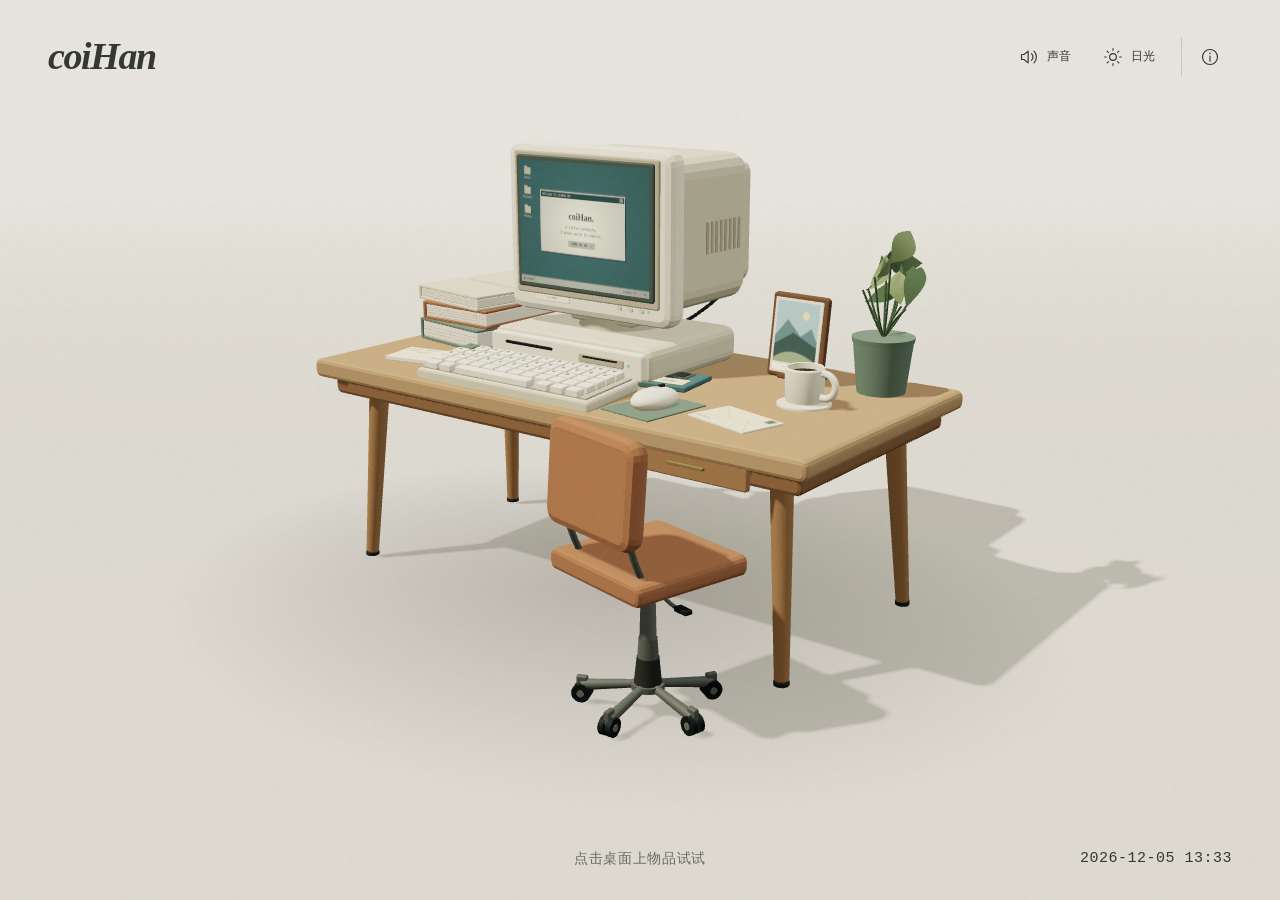
<file: index.html>
<!doctype html>
<html lang="zh-CN">
<head>
  <meta charset="utf-8">
  <meta name="viewport" content="width=device-width,initial-scale=1,viewport-fit=cover">
  <meta name="theme-color" content="#e8e6e0">
  <meta name="description" content="韩广路 / coiHan 的个人工作台。走近一张书桌，打开电脑，看看项目、生活与正在探索的想法。">
  <meta property="og:title" content="coiHan — 私人工作台">
  <meta property="og:description" content="欢迎坐一会儿。这是我的个人工作台。">
  <title>coiHan — 私人工作台</title>
  <link rel="icon" href="./assets/favicon.svg" type="image/svg+xml">
  <link rel="canonical" href="https://coihan.github.io/">
  <link rel="stylesheet" href="./assets/room.css?v=room-5">
  <link rel="stylesheet" href="./assets/desktop.css?v=room-10">
  <link rel="modulepreload" href="./assets/vendor/three.module.js" crossorigin>
  <script type="module" src="./assets/app.js?v=room-10"></script>
</head>
<body class="has-sound">
  <a class="skip-link" href="#room-canvas">跳到书桌</a>
  <div class="boot" id="boot" aria-live="polite">
    <div class="boot-inner"><span class="boot-mark" aria-hidden="true">coiHan</span><p>PERSONAL COMPUTER</p><div class="boot-rule"><span id="boot-progress"></span></div><small id="boot-copy">正在整理工作台…</small></div>
  </div>
  <main id="room" aria-label="coiHan 的个人工作台">
    <h1 class="sr-only">coiHan 的个人工作台</h1>
    <canvas id="room-canvas" tabindex="0" role="button" aria-label="打开个人电脑。按回车或空格进入，也可以用鼠标点击桌面物件探索。"></canvas>
    <div class="room-grain" aria-hidden="true"></div>
    <header class="room-header room-chrome">
      <a class="wordmark" href="./" aria-label="coiHan 工作台首页">coiHan</a>
      <div class="room-tools">
        <button id="sound-toggle" type="button" aria-label="关闭声音" aria-pressed="true"><svg viewBox="0 0 24 24" aria-hidden="true"><path d="M11 5 6 9H3v6h3l5 4V5Z"/><path class="sound-waves" d="M15 8a6 6 0 0 1 0 8m3-11a10 10 0 0 1 0 14"/><path class="sound-slash" d="m16 9 6 6m0-6-6 6"/></svg><span id="sound-label">声音</span></button>
        <button id="light-toggle" type="button" aria-label="切换为夜晚" aria-pressed="false"><svg viewBox="0 0 24 24" aria-hidden="true"><circle cx="12" cy="12" r="4"/><path d="M12 2v2m0 16v2M2 12h2m16 0h2M5 5l1.5 1.5m11 11L19 19M5 19l1.5-1.5m11-11L19 5"/></svg><span id="light-label">日光</span></button>
        <button id="info-toggle" class="info-toggle" type="button" aria-label="关于这个空间"><svg viewBox="0 0 24 24" aria-hidden="true"><circle cx="12" cy="12" r="9"/><path d="M12 11v6m0-10v1"/></svg></button>
      </div>
    </header>
    <div class="room-footer room-chrome">
      <p class="room-instruction" id="object-hint">点击桌面上物品试试</p>
      <time class="room-clock" id="local-time" aria-label="北京时间">—</time>
    </div>
    <section class="lite-card" id="lite-card" hidden><div class="lite-computer" aria-hidden="true"><svg viewBox="0 0 160 140"><rect x="20" y="10" width="120" height="92" rx="12"/><rect x="31" y="23" width="98" height="64" rx="5"/><path d="M65 102v18h30v-18M45 127h70"/><path d="m51 45 14 12-14 12m30 0h25"/></svg></div><h2>欢迎来到我的工作台</h2><p>这里收着我的项目、生活，和一点好奇心。</p><button type="button" data-app="desktop">打开个人电脑 ↗</button></section>
  </main>
  <section id="desktop-shell" aria-label="coiHan 个人电脑" hidden></section>
  <dialog id="space-info" class="space-info"><form method="dialog"><button class="info-close" aria-label="关闭" type="submit">×</button></form><span class="eyebrow">ABOUT THIS LITTLE SPACE</span><h2>欢迎来坐坐。</h2><p>这是 coiHan 的个人工作台。桌上的物件通向一些关于我、我的项目和日常生活的内容。</p><p>点击电脑进入桌面，或点击书本、相框和信封探索。电脑里的窗口可以拖动、收起和再次打开，任务栏及开始菜单都可以返回书桌。</p><div class="info-keys"><kbd>Enter</kbd><span>打开电脑</span><kbd>Esc</kbd><span>关闭窗口</span></div><p class="info-credit">空间体验参考 <a href="https://henryheffernan.com/" target="_blank" rel="noopener noreferrer">Henry Heffernan</a>。书桌场景、物件与界面为本站重新创作。<br>三维渲染使用 <a href="./assets/vendor/three.LICENSE.txt" target="_blank" rel="noopener">Three.js · MIT</a>。</p></dialog>
  <noscript><section class="noscript"><h1>韩广路 / coiHan</h1><p>山东大学 · 人工智能研一，研究兴趣为具身智能。</p><p><a href="./philome/">打开 philome</a> · <a href="https://github.com/coiHan">GitHub</a> · <a href="mailto:guangluhan686@gmail.com">联系我</a></p><p>启用 JavaScript 可以探索完整的个人工作台。</p></section></noscript>
</body>
</html>
</file>
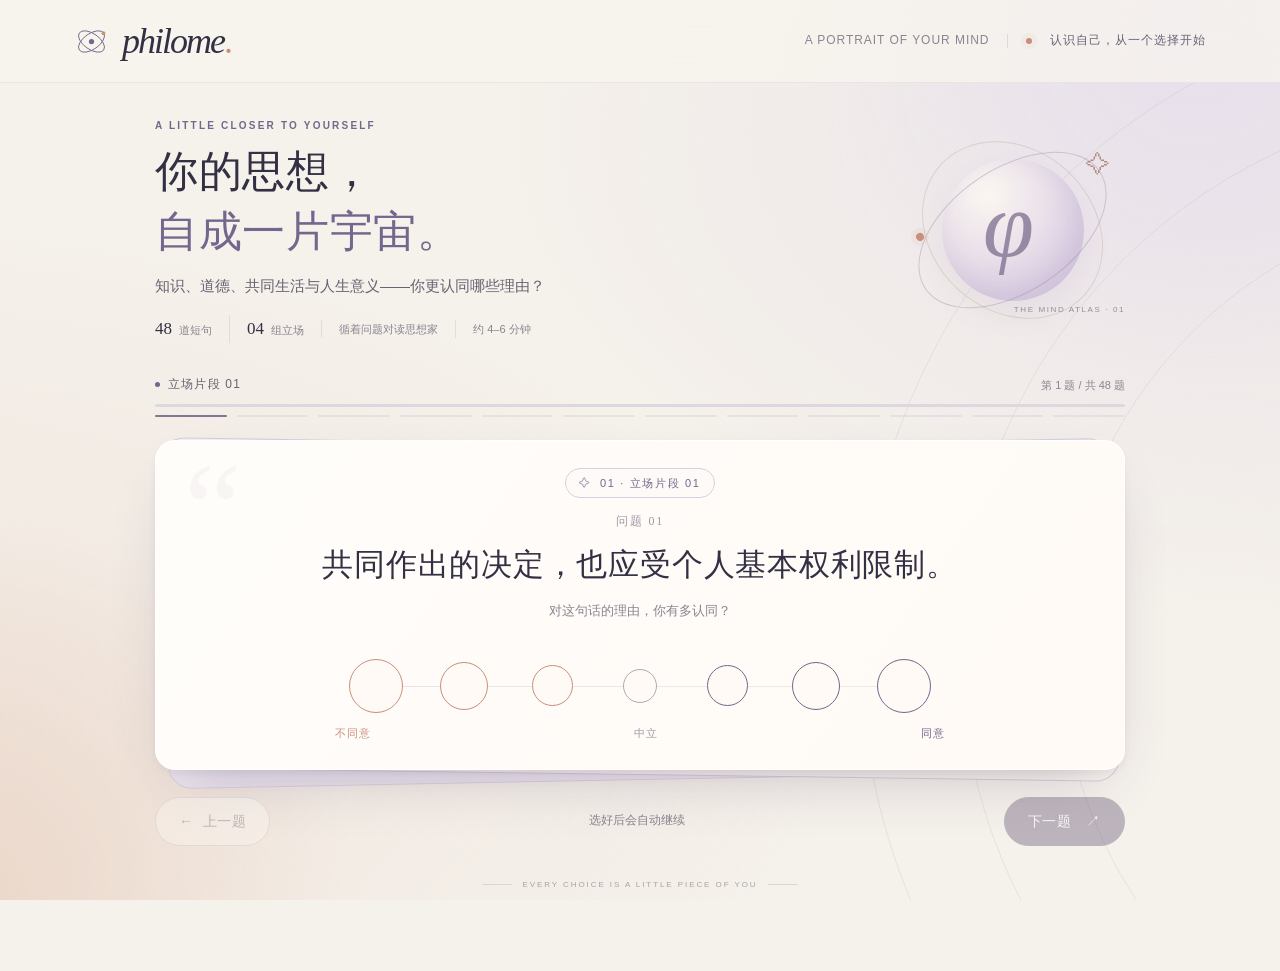
<file: philome/index.html>
<!doctype html>
<html lang="zh-CN">
<head>
  <meta charset="utf-8">
  <meta name="viewport" content="width=device-width, initial-scale=1">
  <meta name="theme-color" content="#f5f1eb">
  <meta name="description" content="philome · 从48句短句出发，探索四组哲学立场，循着问题走近思想家。">
  <title>philome · 遇见你的思想轮廓</title>
  <link rel="icon" type="image/svg+xml" href="data:image/svg+xml,%3Csvg xmlns='http://www.w3.org/2000/svg' viewBox='0 0 64 64'%3E%3Crect width='64' height='64' rx='17' fill='%2375668d'/%3E%3Ctext x='32' y='44' text-anchor='middle' font-size='43' font-family='Georgia' fill='white'%3E%CE%A6%3C/text%3E%3C/svg%3E">
  <link rel="stylesheet" href="styles.css?v=7">
  <script src="model-v6.js?v=7" defer></script>
  <script src="report-v6.js?v=7" defer></script>
  <script src="app.js?v=7" defer></script>
</head>
<body>
  <div class="ambient" aria-hidden="true"><span class="ambient-line"></span><span class="ambient-line"></span><span class="ambient-line"></span></div>
  <header class="site-header"><div class="header-inner"><a class="brand" href="./" aria-label="philome首页"><svg class="brand-symbol" viewBox="0 0 40 40" fill="none" aria-hidden="true"><ellipse cx="20" cy="20" rx="17" ry="9" transform="rotate(-35 20 20)" stroke="currentColor" stroke-width="1"/><ellipse cx="20" cy="20" rx="17" ry="9" transform="rotate(35 20 20)" stroke="currentColor" stroke-width="1"/><circle cx="20" cy="20" r="3" fill="currentColor"/><circle cx="33.6" cy="10.6" r="2.2" fill="#c98f7c"/></svg><span class="brand-wordmark">philome<i>.</i></span></a><div class="header-meta"><span class="desktop-word">A PORTRAIT OF YOUR MIND</span><span class="header-divider"></span><span class="header-spark"></span><strong>认识自己，从一个选择开始</strong></div></div></header>
  <main class="page">
    <div id="loading" class="loading" role="status">正在展开这份思想旅程…</div>
    <section id="quiz" class="hidden" aria-label="思想短句测试">
      <div class="intro"><div class="intro-copy"><div class="eyebrow">A LITTLE CLOSER TO YOURSELF</div><h1>你的思想，<br><em>自成一片宇宙。</em></h1><p>知识、道德、共同生活与人生意义——你更认同哪些理由？</p><div class="intro-details"><span><b id="question-count">48</b> 道短句</span><span><b>04</b> 组立场</span><span>循着问题对读思想家</span><span>约 4–6 分钟</span></div></div><div class="mind-orbit" aria-hidden="true"><span class="phi">φ</span><span class="orbit-ring"></span><span class="orbit-ring second"></span><span class="orbit-dot"></span><span class="orbit-star">✧</span><span class="orbit-caption">THE MIND ATLAS · 01</span></div></div>
      <div class="progress-wrap"><div class="progress-meta"><strong id="chapter-name"></strong><span id="progress-text"></span></div><div id="progress-track" class="progress-track" role="progressbar" aria-label="答题进度" aria-valuemin="0" aria-valuemax="48" aria-valuenow="0"><div id="progress-fill"></div></div><div id="chapter-line" class="chapter-line" aria-hidden="true"></div></div>
      <div class="quiz-stage"><section class="question-card"><div class="question-copy"><span id="chapter-badge" class="chapter-badge"></span><p id="question-num" class="question-num"></p><h2 id="question-title" tabindex="-1"></h2><p class="question-help">对这句话的理由，你有多认同？</p></div><div id="choices" class="scale" role="group" aria-label="赞同程度"></div><div class="scale-labels"><span>不同意</span><span>中立</span><span>同意</span></div></section></div>
      <div class="quiz-actions"><button class="secondary" id="prev" type="button">上一题</button><span>选好后会自动继续</span><button class="primary" id="next" type="button">下一题</button></div><div class="quiz-footer" aria-hidden="true">EVERY CHOICE IS A LITTLE PIECE OF YOU</div>
    </section>
    <section id="result" class="result hidden" aria-label="你的思想画像"></section>
  </main>
</body>
</html>
</file>
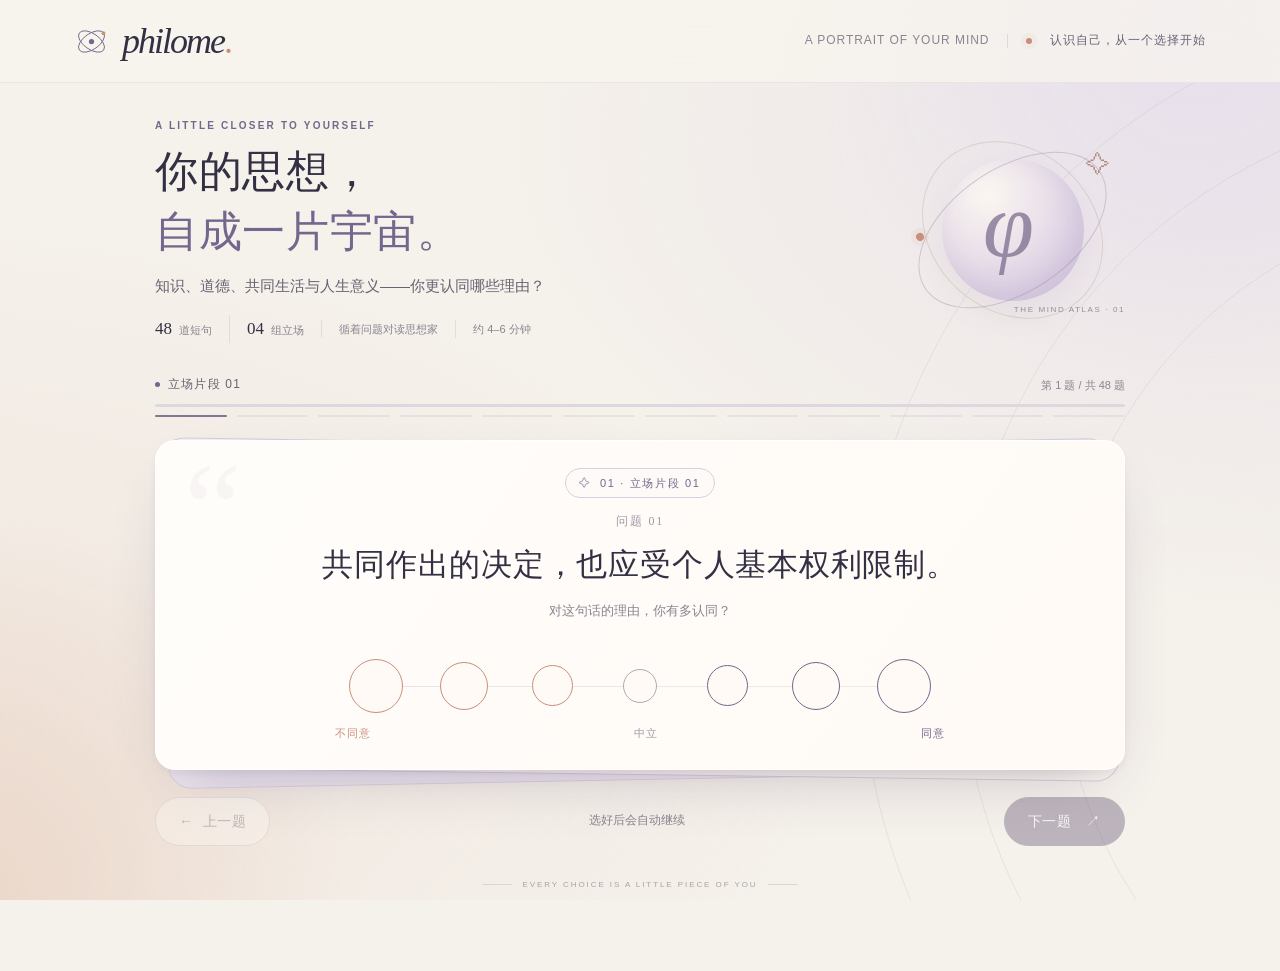
<file: philosophy-portrait/index.html>
<!doctype html>
<html lang="zh-CN"><head><meta charset="utf-8"><meta name="viewport" content="width=device-width,initial-scale=1"><meta http-equiv="refresh" content="0;url=../philome/"><title>philome</title><link rel="canonical" href="https://coihan.github.io/philome/"><script>location.replace("../philome/"+location.search+location.hash)</script></head><body><p>philome 已迁移到 <a href="../philome/">新地址</a>。</p></body></html>
</file>
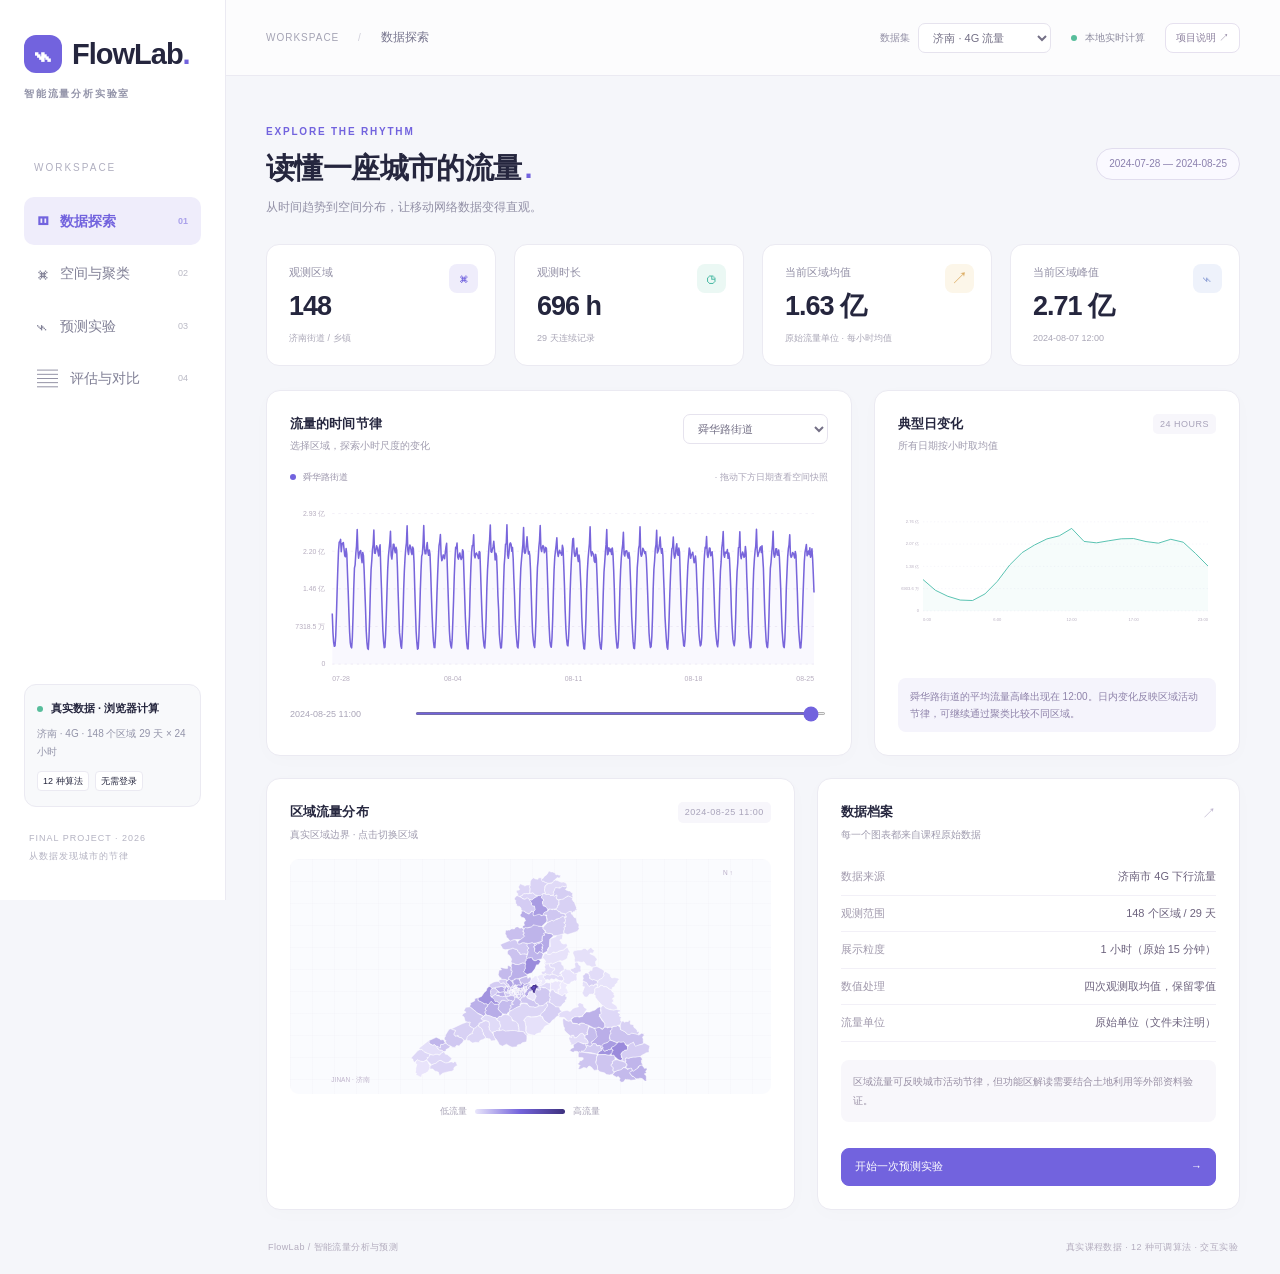
<file: traffic-lab/index.html>
<!doctype html>
<html lang="zh-CN"><head><meta charset="utf-8"><meta name="viewport" content="width=device-width,initial-scale=1"><title>FlowLab · 智能流量分析</title><meta name="description" content="基于真实移动网络数据的时空探索、区域聚类与12种算法预测实验室"><link rel="icon" href="data:image/svg+xml,%3Csvg xmlns='http://www.w3.org/2000/svg' viewBox='0 0 64 64'%3E%3Crect width='64' height='64' rx='18' fill='%236454dc'/%3E%3Cpath d='M12 39L23 25L33 35L50 16M12 49H52' fill='none' stroke='white' stroke-width='5'/%3E%3C/svg%3E"><link rel="stylesheet" href="styles.css?v=2"></head>
<body><aside class="sidebar"><a class="brand" href="#overview"><span class="brand-icon">⌁</span> FlowLab<span class="brand-dot">.</span></a><p class="eyebrow">智能流量分析实验室</p><div class="nav-label">WORKSPACE</div><nav><button class="nav active" data-page="overview"><span>◫</span> 数据探索 <small>01</small></button><button class="nav" data-page="spatial"><span>⌘</span> 空间与聚类 <small>02</small></button><button class="nav" data-page="forecast"><span>⌁</span> 预测实验 <small>03</small></button><button class="nav" data-page="results"><span>▤</span> 评估与对比 <small>04</small></button></nav><div class="side-info"><span class="status-dot"></span> 真实数据 · 浏览器计算<p id="side-source">正在载入课程数据…</p><div class="side-tags"><span>12 种算法</span><span>无需登录</span></div></div><div class="side-footer">FINAL PROJECT · 2026<br>从数据发现城市的节律</div></aside>
<main><header><div class="breadcrumb">WORKSPACE <span>/</span> <b id="page-title">数据探索</b></div><div class="header-right"><label class="dataset-picker"><span id="dataset-status">数据集</span><select id="dataset-select" aria-label="选择城市数据集"><option value="jinan">济南 · 4G 流量</option><option value="milan">米兰 · 通信活动</option></select></label><span class="live"><i></i> 本地实时计算</span><button class="btn small" id="about-btn">项目说明 ↗</button></div></header><div class="content"><section class="page active" id="overview"><div class="title-row"><div><div class="eyebrow purple">EXPLORE THE RHYTHM</div><h1>读懂一座城市的流量<span>.</span></h1><p class="subtitle">从时间趋势到空间分布，让移动网络数据变得直观。</p></div><span class="pill" id="date-label">数据载入中</span></div><div class="stats" id="stats"></div><div class="grid-main"><article class="card trend-card"><div class="card-head"><div><h2>流量的时间节律</h2><p>选择区域，探索小时尺度的变化</p></div><select class="region-select" aria-label="选择分析区域"></select></div><div class="legend"><i class="purple-bg"></i> <span id="series-label">区域流量</span><span class="muted">· 拖动下方日期查看空间快照</span></div><div class="chart" id="trend-chart"></div><div class="range-row"><label for="time-slider" id="time-label">时间</label><input type="range" id="time-slider" min="0" max="1" value="0"></div></article><article class="card"><div class="card-head"><div><h2>典型日变化</h2><p>所有日期按小时取均值</p></div><span class="tag">24 HOURS</span></div><div class="chart" id="hour-chart"></div><div class="insight" id="hour-insight"></div></article></div><div class="grid-main bottom-grid"><article class="card"><div class="card-head"><div><h2>区域流量分布</h2><p>真实区域边界 · 点击切换区域</p></div><span class="tag" id="snapshot-time"></span></div><div class="map-wrap" id="overview-map"></div><div class="scale"><span>低流量</span><div></div><span>高流量</span></div></article><article class="card"><div class="card-head"><div><h2>数据档案</h2><p>每一个图表都来自课程原始数据</p></div><span class="tiny-icon">↗</span></div><dl class="data-facts" id="data-facts"></dl><div class="note">区域流量可反映城市活动节律，但功能区解读需要结合土地利用等外部资料验证。</div><button class="btn primary wide" data-goto="forecast">开始一次预测实验 <span>→</span></button></article></div></section>
<section class="page" id="spatial"><div class="title-row"><div><div class="eyebrow purple">PATTERNS IN SPACE</div><h1>相似的节律，不同的区域<span>.</span></h1><p class="subtitle">按每个区域的 24 小时平均曲线进行 K-means 聚类，探索潜在功能区。</p></div></div><div class="control-bar"><label>聚类数量 K <input type="number" id="cluster-k" min="2" max="7" value="4"></label><button class="btn primary" id="cluster-btn">重新聚类 ↻</button><span class="muted">曲线按区域标准化 · 固定初始化 · 最多 100 轮</span></div><div class="grid-main"><article class="card"><div class="card-head"><div><h2>区域模式地图</h2><p>同色区域具有相近的日变化模式</p></div><span class="tag" id="cluster-iterations"></span></div><div class="map-wrap large" id="cluster-map"></div><div class="cluster-legend" id="cluster-legend"></div></article><article class="card"><div class="card-head"><div><h2>各簇的典型节律</h2><p>纵轴为标准化流量，无量纲</p></div></div><div class="chart tall" id="cluster-chart"></div><div class="note">聚类识别的是流量模式相似性。“白天活跃”“夜间活跃”等标签是数据描述，并不等同于已确认的办公区或居住区。</div></article></div><div class="cluster-cards" id="cluster-cards"></div></section>
<section class="page" id="forecast"><div class="title-row"><div><div class="eyebrow purple">BUILD · TRAIN · PREDICT</div><h1>把下一个小时，变得可预见<span>.</span></h1><p class="subtitle">选择算法与输入窗口，在真实历史数据上训练，留出最后一段数据进行检验。</p></div><span class="pill">12 ALGORITHMS</span></div><div class="experiment-layout"><article class="card configuration"><div class="card-head"><div><h2>01 / 构建预测任务</h2><p>按时间划分，测试集不参与训练</p></div></div><label class="field">预测区域<select class="region-select" aria-label="选择预测区域"></select></label><div class="two-fields"><label class="field">输入窗口（小时）<input type="number" id="input-length" min="4" max="168" value="24" step="1"></label><label class="field">输出长度（小时）<input type="number" id="horizon" min="1" max="72" value="24" step="1"></label></div><div class="split-preview"><div><span>历史训练数据</span><b id="train-count">—</b></div><div><span>留出测试集</span><b id="test-count">24 小时</b></div></div><div class="divider"></div><h2>02 / 选择预测算法</h2><label class="field">算法<select id="model-select"></select></label><p class="model-description" id="model-description"></p><div id="model-params"></div><button class="btn primary wide" id="train-btn">运行预测实验 <span>→</span></button><button class="btn wide" id="compare-btn">运行全部 12 种算法</button><p class="caption">所有运算在当前浏览器完成，无需上传数据。</p></article><div class="experiment-main"><article class="card"><div class="card-head"><div><h2>训练与运行监控</h2><p id="training-status">准备就绪 · 调整参数后开始实验</p></div><span class="tag" id="training-badge">READY</span></div><div class="progress-track"><div id="train-progress"></div></div><div class="run-facts"><div><span>算法</span><b id="run-model">—</b></div><div><span>训练轮次 / 回测窗</span><b id="run-epoch">—</b></div><div><span>训练损失 MSE</span><b id="run-loss">—</b></div><div><span>耗时</span><b id="run-time">—</b></div></div><div class="chart short" id="loss-chart"><div class="empty">训练时将在这里显示真实损失变化</div></div></article><article class="card"><div class="card-head"><div><h2>真实值与预测值</h2><p id="forecast-caption">先运行一次实验，查看模型如何预测未知数据。</p></div><button class="btn small" id="export-btn" disabled>导出 CSV ↓</button></div><div class="legend"><i class="purple-bg"></i> 真实值 <i class="mint-bg"></i> 预测值 <i class="gray-bg"></i> 历史数据</div><div class="chart tall" id="forecast-chart"><div class="empty">你的第一次预测，从左侧开始 ↖</div></div><div class="metrics" id="forecast-metrics"></div></article></div></div></section>
<section class="page" id="results"><div class="title-row"><div><div class="eyebrow purple">MEASURE WHAT MATTERS</div><h1>让效果，由数据来说话<span>.</span></h1><p class="subtitle">同一任务下比较算法表现。MAE、RMSE、sMAPE 越低越好，R² 越高越好。</p></div><button class="btn primary" data-goto="forecast">新建实验 +</button></div><article class="card"><div class="card-head"><div><h2>实验对比记录</h2><p>保留本次访问中已完成的实验，点击记录可查看预测曲线。</p></div><button class="btn small" id="export-results" disabled>导出评估表 ↓</button></div><div class="table-scroll"><table><thead><tr><th>算法</th><th>区域 / 任务</th><th>MAE</th><th>RMSE</th><th>sMAPE</th><th>R²</th><th>耗时</th></tr></thead><tbody id="results-body"><tr><td colspan="7" class="empty">暂无实验。到「预测实验」运行一个算法，或一键对比全部算法。</td></tr></tbody></table></div></article><div class="metric-explain"><article class="card"><h2>MAE / 平均绝对误差</h2><p>预测值与真实值的绝对偏差均值，单位与原始数据相同。</p></article><article class="card"><h2>RMSE / 均方根误差</h2><p>对较大的预测偏差更敏感，适合观察是否错过流量高峰。</p></article><article class="card"><h2>sMAPE / 对称百分比误差</h2><p>用真实值与预测值幅度归一化，便于比较不同区域。</p></article></div></section><footer>FlowLab / 智能流量分析与预测 <span>真实课程数据 · 12 种可调算法 · 交互实验</span></footer></div></main><div id="toast" role="status"></div><dialog id="about"><button id="close-about" class="close" aria-label="关闭说明">×</button><div class="eyebrow purple">ABOUT THIS PROJECT</div><h1>FlowLab<span>.</span></h1><p>面向课程期末演示的智能流量分析 Web 应用。</p><p>涵盖探索性时空分析、K-means 区域聚类、滑动窗口任务构建、12 种参数可调预测算法、真实训练监控与测试集评估。</p><p id="about-data"></p><p>模型包括统计基线、指数平滑、自回归、岭回归、近邻回归与小型神经网络。复杂模型在浏览器内训练，结果用于课程实验，不代表生产系统精度。</p><p class="note">地理边界来自原始数据；流量单位未在数据中注明。聚类标签仅描述流量节律。留出测试集为历史数据末尾连续区间，未参与模型训练。</p><a class="btn primary" href="https://github.com/coiHan/coiHan.github.io/tree/main/traffic-lab" target="_blank" rel="noopener">查看项目源码 ↗</a></dialog><script src="data.js"></script><script src="models.js"></script><script src="app.js?v=2"></script></body></html>
</file>
<file: assets/room.css>
@charset "UTF-8";
:root{color-scheme:light;--room-bg:#e8e6e0;--room-ink:#343832;--room-muted:#646d61;--room-line:#3438322b;--room-accent:#576750;--room-panel:#f4f2ed;--room-ui:rgba(248,247,242,.78)}
*{box-sizing:border-box}html,body{margin:0;width:100%;min-height:100%;overflow:hidden}body{background:var(--room-bg);color:var(--room-ink);font-family:-apple-system,BlinkMacSystemFont,"Segoe UI","PingFang SC","Microsoft YaHei",sans-serif;-webkit-font-smoothing:antialiased;transition:background .8s,color .8s}button,a{-webkit-tap-highlight-color:transparent}button{font:inherit;cursor:pointer}button:disabled{cursor:wait}a{color:inherit}button:focus-visible,a:focus-visible,canvas:focus-visible{outline:2px solid var(--room-accent);outline-offset:5px}[hidden]{display:none!important}#room svg,.space-info svg{width:20px;height:20px;fill:none;stroke:currentColor;stroke-width:1.4;stroke-linecap:round;stroke-linejoin:round}.skip-link{position:fixed;top:-60px;left:20px;z-index:9999;padding:12px;background:var(--room-panel)}.skip-link:focus{top:15px}
#room{position:fixed;inset:0;isolation:isolate}#room-canvas{position:absolute;inset:0;width:100%;height:100%;outline-offset:-6px}.room-grain{position:absolute;inset:0;z-index:1;pointer-events:none;opacity:.045;background-image:url("data:image/svg+xml,%3Csvg viewBox='0 0 180 180' xmlns='http://www.w3.org/2000/svg'%3E%3Cfilter id='n'%3E%3CfeTurbulence type='fractalNoise' baseFrequency='.8' numOctaves='3' stitchTiles='stitch'/%3E%3C/filter%3E%3Cpath fill='%23000' filter='url(%23n)' opacity='.7' d='M0 0h180v180H0z'/%3E%3C/svg%3E")}.room-header{position:absolute;left:48px;right:48px;top:max(34px,env(safe-area-inset-top));display:flex;align-items:center;justify-content:space-between;z-index:2}.wordmark{text-decoration:none;font-family:Georgia,"Times New Roman",serif;font-size:38px;line-height:1.2;font-style:italic;font-weight:bold;letter-spacing:-1.4px}.room-tools{display:flex;gap:8px;align-items:center}.room-tools button{display:flex;gap:8px;align-items:center;background:transparent;border:1px solid transparent;color:var(--room-ink);padding:9px 11px;border-radius:4px;font-size:12px}.room-tools button:hover{background:var(--room-ui);border-color:var(--room-line)}.room-tools svg{width:17px;height:17px}.sound-waves{display:none}.has-sound .sound-waves{display:block}.has-sound .sound-slash{display:none}.room-tools .info-toggle{margin-left:6px;border-left:1px solid var(--room-line);border-radius:0;padding-left:18px}
.sr-only{position:absolute;width:1px;height:1px;padding:0;margin:-1px;overflow:hidden;clip:rect(0,0,0,0);white-space:nowrap;border:0}.eyebrow{font-family:Consolas,monospace;font-size:10px;letter-spacing:1.4px;color:var(--room-muted)}.room-chrome{transition:opacity .35s}.in-computer .room-chrome{opacity:0;pointer-events:none}
.room-footer{position:absolute;z-index:2;left:48px;right:48px;bottom:max(29px,env(safe-area-inset-bottom));min-height:24px}.room-instruction{margin:0;text-align:center;font-size:14px;line-height:1.6;letter-spacing:.7px;color:var(--room-muted)}.room-clock{position:absolute;right:0;top:0;font:15px/1.6 "SFMono-Regular",Consolas,"Liberation Mono",monospace;font-variant-numeric:tabular-nums;letter-spacing:.5px;color:var(--room-ink);white-space:nowrap}
.boot{position:fixed;inset:0;z-index:100;background:var(--room-bg);display:grid;place-items:center;transition:opacity .6s,visibility .6s;pointer-events:none}.boot.is-done{opacity:0;visibility:hidden}.boot-inner{width:min(330px,82vw);text-align:center}.boot-mark{display:inline-block;white-space:nowrap;padding:0 .12em .1em;font:italic 600 clamp(56px,9vw,76px)/1.25 Georgia,serif;letter-spacing:-.02em}.boot-mark span{color:var(--room-accent)}.boot-inner p{font:9px Consolas,monospace;letter-spacing:2.8px;margin-top:26px;color:var(--room-muted)}.boot-rule{height:2px;background:var(--room-line);margin:18px 0 12px;text-align:left}.boot-rule span{display:block;height:100%;width:8%;background:var(--room-accent);transition:width .35s}.boot-inner small{font-size:10px;letter-spacing:1px;color:var(--room-muted)}
#desktop-shell{position:fixed;inset:0;z-index:20;transform-origin:0 0;will-change:transform,opacity;background:#56817b;overflow:hidden}.desktop-entering{transition:transform .72s cubic-bezier(.2,.7,.2,1),border-radius .72s}.desktop-exiting{transition:transform .5s cubic-bezier(.4,0,.7,1),border-radius .5s}
.space-info{border:1px solid var(--room-line);border-radius:3px;background:var(--room-panel);color:var(--room-ink);max-width:430px;width:calc(100% - 36px);padding:40px 34px 28px;box-shadow:0 18px 70px #0002}.space-info::backdrop{background:#20251e45;backdrop-filter:blur(8px)}.space-info h2{font:400 28px Georgia,"Songti SC",serif;letter-spacing:1px;margin:19px 0}.space-info p{font-size:13px;line-height:1.9;color:var(--room-muted)}.space-info form{position:absolute;top:12px;right:14px}.info-close{border:0;background:none;color:var(--room-muted);font-size:24px;line-height:1;padding:5px}.info-keys{display:grid;grid-template-columns:48px 1fr 48px 1fr;align-items:center;gap:7px;font-size:11px;margin:24px 0}.info-keys kbd{padding:5px;border:1px solid var(--room-line);text-align:center;border-bottom-width:2px;border-radius:3px}.space-info .info-credit{border-top:1px solid var(--room-line);padding-top:16px;font-size:10px;line-height:1.9}.info-credit a{text-underline-offset:3px}.lite-card{position:absolute;left:50%;top:48%;transform:translate(-50%,-50%);text-align:center;z-index:2;width:min(380px,90vw);padding:25px}.lite-computer svg{width:150px;height:132px;stroke-width:1.1}.lite-card h2{font:400 26px Georgia,"Songti SC",serif}.lite-card p{font-size:12px;color:var(--room-muted);line-height:1.8}.lite-card button{background:var(--room-ink);color:var(--room-panel);border:0;padding:12px 20px;border-radius:3px;font-size:12px;margin-top:15px}.noscript{position:fixed;inset:0;background:#f5f2eb;padding:20vh 10vw;z-index:150;color:#333}.noscript p{line-height:1.8}
body.is-night{color-scheme:dark;--room-bg:#222923;--room-ink:#ddd8c8;--room-muted:#a2a697;--room-line:#d8d8c52b;--room-accent:#d3b272;--room-panel:#30362e;--room-ui:rgba(47,54,46,.8)}
@media(min-width:1700px){.room-header{left:6vw;right:6vw}.room-footer{left:6vw;right:6vw}}
@media(max-width:900px){.room-header{left:30px;right:30px}.room-footer{left:30px;right:30px}.room-clock{font-size:13px}.room-instruction{font-size:13px}}
@media(max-width:600px){.room-header{top:max(22px,env(safe-area-inset-top));left:22px;right:17px}.wordmark{font-size:32px}.room-tools{gap:0}.room-tools button{padding:8px}.room-tools button>span{display:none}.room-tools .info-toggle{margin-left:4px;padding-left:12px}.room-footer{left:22px;right:22px;bottom:max(22px,env(safe-area-inset-bottom));display:flex;flex-direction:column;gap:13px}.room-instruction{font-size:13px;line-height:1.6}.room-clock{position:static;align-self:flex-end;font-size:13px;line-height:1.5}.space-info{padding:34px 25px 22px}}
@media(max-height:650px) and (min-width:700px){.room-footer{bottom:16px}.room-clock{font-size:12px}.room-instruction{font-size:12px}}
@media(prefers-reduced-motion:reduce){*,*:before,*:after{transition-duration:.01ms!important;animation-duration:.01ms!important;scroll-behavior:auto!important}}
</file>
<file: assets/desktop.css>
#desktop-shell{--os-taskbar-base:48px;--os-ink:#273c35;--os-paper:#f8f5eb;--os-chrome:#d7d6ca;--os-line:#5a6357;--os-highlight:#fffff5;--os-shadow:#858a7b;--os-title:#3e5547;--os-teal:#587c78;color:var(--os-ink);font:14px/1.65 ui-sans-serif,system-ui,-apple-system,"PingFang SC","Microsoft YaHei",sans-serif;isolation:isolate;overflow:hidden;background:#62837d}
#desktop-shell[hidden],#desktop-shell [hidden]{display:none!important}
#desktop-shell *{box-sizing:border-box}
#desktop-shell button,#desktop-shell a{-webkit-tap-highlight-color:transparent}
#desktop-shell button{font:inherit;color:inherit;cursor:pointer;border-radius:0}
#desktop-shell a{color:inherit;text-underline-offset:4px}
#desktop-shell button:focus-visible,#desktop-shell a:focus-visible{outline:2px dotted currentColor;outline-offset:4px}
#desktop-shell button:disabled{cursor:default;opacity:.5}
#desktop-shell .os-sr-only{position:absolute;width:1px;height:1px;padding:0;margin:-1px;overflow:hidden;clip:rect(0,0,0,0);white-space:nowrap;border:0}
#desktop-shell .os-icon{width:var(--os-icon-size,32px);height:var(--os-icon-size,32px);flex-shrink:0;image-rendering:pixelated;display:block;overflow:visible;fill:none;stroke:none;stroke-width:1;stroke-linecap:butt;stroke-linejoin:miter}
#desktop-shell .os-wallpaper{position:absolute;inset:0 0 var(--os-taskbar-height,var(--os-taskbar-base));z-index:0;background:radial-gradient(ellipse at 75% 25%,#94aaa02b,transparent 65%),linear-gradient(140deg,#78938a 0,#65847c 45%,#52746f 100%);pointer-events:none;user-select:none}
#desktop-shell .os-wallpaper::after{content:"";position:absolute;inset:0;opacity:.13;background-image:url("data:image/svg+xml,%3Csvg viewBox='0 0 180 180' xmlns='http://www.w3.org/2000/svg'%3E%3Cfilter id='n'%3E%3CfeTurbulence type='fractalNoise' baseFrequency='.8' numOctaves='3' stitchTiles='stitch'/%3E%3C/filter%3E%3Cpath fill='%23fff' opacity='.3' filter='url(%23n)' d='M0 0h180v180H0z'/%3E%3C/svg%3E")}
#desktop-shell .os-wallpaper-program{position:absolute;right:7%;top:48%;transform:translateY(-50%);width:max-content;max-width:calc(100% - 160px);color:#e0e8da9c}
#desktop-shell .os-wallpaper-filename{margin-bottom:25px;font:11px/1.5 ui-monospace,SFMono-Regular,Consolas,monospace;letter-spacing:2px;color:#dfe9d77a}
#desktop-shell .os-wallpaper-code{margin:0;font:500 clamp(18px,2.45vw,35px)/1.7 ui-monospace,SFMono-Regular,Consolas,"Liberation Mono",monospace;letter-spacing:-.04em;white-space:pre;text-shadow:0 1px 1px #24433c14}
#desktop-shell .os-wallpaper-code code{font:inherit}
#desktop-shell .os-code-directive{color:#c3dcd5b8}
#desktop-shell .os-code-keyword{color:#e0debaab}
#desktop-shell .os-code-function{color:#e9efdbbd}
#desktop-shell .os-code-string{color:#d3e5c3b8}
#desktop-shell .os-code-number{color:#ead7a9b3}
#desktop-shell .os-desktop-icons{position:absolute;top:32px;left:24px;display:grid;grid-template-rows:repeat(5,88px);width:92px;gap:9px;z-index:2}
#desktop-shell .os-desktop-icon{appearance:none;border:1px solid transparent;background:none;display:flex;align-items:center;justify-content:center;flex-direction:column;gap:7px;min-height:84px;min-width:80px;padding:5px;text-align:center;text-decoration:none;color:#fffdec;text-shadow:1px 1px #344f48;font-size:12px;line-height:1.45}
#desktop-shell .os-desktop-icon:hover{background:#d5e1d117;border:1px dotted #dfe8d29c}
#desktop-shell .os-desktop-icon:focus-visible{background:#284e4266;outline:1px dotted #fff8d6;outline-offset:-2px}
#desktop-shell .os-desktop-icon .os-icon{filter:drop-shadow(2px 3px 0 #233d3738)}
#desktop-shell .os-windows{position:absolute;inset:0 0 var(--os-taskbar-height,var(--os-taskbar-base));pointer-events:none;overflow:hidden}
#desktop-shell .os-window{position:absolute;display:flex;flex-direction:column;max-width:calc(100% - 20px);max-height:calc(100% - 28px);min-height:300px;background:var(--os-chrome);padding:3px;border:1px solid #273d34;box-shadow:inset 1px 1px var(--os-highlight),inset -1px -1px #8a8b7c,5px 7px 0 #263c342e,14px 20px 46px #26372e2b;pointer-events:auto;outline:none}
#desktop-shell .os-window.os-active{box-shadow:inset 1px 1px var(--os-highlight),inset -1px -1px #8a8b7c,5px 7px 0 #263c343d,14px 20px 46px #26372e38}
#desktop-shell .os-window.os-maximized{inset:3px!important;width:calc(100% - 6px)!important;max-width:none;max-height:none;height:calc(100% - 6px)!important}
#desktop-shell .os-window.os-maximized .os-window-body{flex:1;max-height:none}
#desktop-shell .os-titlebar{height:30px;min-height:30px;display:flex;align-items:center;justify-content:space-between;background:#8b9488;color:#fdfbef;padding:3px 4px 3px 7px;user-select:none;touch-action:none}
#desktop-shell .os-active .os-titlebar{background:linear-gradient(90deg,var(--os-title),#71826c)}
#desktop-shell .os-titlebar-label{min-width:0;display:flex;align-items:center;gap:7px;font-size:12px;font-weight:600;letter-spacing:.4px}
#desktop-shell .os-titlebar-label>span{overflow:hidden;text-overflow:ellipsis;white-space:nowrap}
#desktop-shell .os-titlebar-label .os-icon{filter:none}
#desktop-shell .os-window-controls{display:flex;gap:3px;margin-left:10px}
#desktop-shell .os-window-controls button{display:flex;align-items:center;justify-content:center;width:24px;height:22px;padding:0;background:var(--os-chrome);color:#263b31;border:1px solid #4f594d;box-shadow:inset 1px 1px #fffef3,inset -1px -1px #929884;font:19px/1 monospace}
#desktop-shell .os-window-controls button:hover{background:#eeeddd}
#desktop-shell .os-window-controls button:active{box-shadow:inset 1px 1px #929884}
#desktop-shell .os-window-controls button[data-window-action=close]{margin-left:2px}
#desktop-shell .os-control-min{width:10px;height:2px;background:currentColor;align-self:flex-end;margin-bottom:4px}
#desktop-shell .os-control-max{width:11px;height:11px;border:1.5px solid currentColor;border-top-width:3px}
#desktop-shell .os-restore-control .os-control-max{box-shadow:2px -2px var(--os-chrome),3px -3px currentColor;transform:translate(-1px,1px)}
#desktop-shell .os-control-close{transform:translateY(-1px)}
#desktop-shell .os-window-toolbar{height:31px;min-height:31px;display:flex;align-items:center;gap:14px;padding:0 9px;font-size:11px;border-bottom:1px solid #9da18f}
#desktop-shell .os-window-toolbar>span:first-child{color:#626e5e;white-space:nowrap}
#desktop-shell .os-toolbar-path{overflow:hidden;text-overflow:ellipsis;white-space:nowrap;font:10px/1.4 ui-monospace,SFMono-Regular,monospace;letter-spacing:.5px;color:#53614f}
#desktop-shell .os-toolbar-home{padding:0 5px;margin-left:auto;background:transparent;border:0;font-size:20px;line-height:1}
#desktop-shell .os-window-body{min-height:0;overflow:auto;overscroll-behavior:contain;background:var(--os-paper);border:1px solid #a2a38e;box-shadow:inset 1px 1px #8c9381;scrollbar-width:thin;scrollbar-color:#a3ad97 #e2e3d5;max-height:none;flex:1 1 auto}
#desktop-shell .os-window-body::-webkit-scrollbar{width:12px;background:#e2e3d5}
#desktop-shell .os-window-body::-webkit-scrollbar-thumb{background:#bac1ac;border:1px solid #7a846d;box-shadow:inset 1px 1px white}
#desktop-shell .os-window-status{height:25px;min-height:25px;margin-top:3px;display:flex;align-items:center;gap:12px;padding:1px 7px;border:1px solid #a5ab96;box-shadow:inset 1px 1px #f5f2df;font-size:10px;letter-spacing:.3px;color:#56634f}
#desktop-shell .os-status-right{margin-left:auto;padding-left:10px;border-left:1px solid #a2ab92}
#desktop-shell .os-resize-grip{width:11px;height:11px;align-self:flex-end;background:repeating-linear-gradient(135deg,transparent 0 2px,#8a957b 2px 3px,transparent 3px 5px);clip-path:polygon(100% 0,100% 100%,0 100%)}
#desktop-shell .os-taskbar{height:calc(var(--os-taskbar-base) + env(safe-area-inset-bottom,0px));position:absolute;bottom:0;left:0;right:0;z-index:10001;background:#d2d5c8;border-top:1px solid #fffceb;box-shadow:0 -1px #8e9c85,0 -5px 22px #233c3226;display:flex;align-items:center;gap:8px;padding:5px 7px;padding-bottom:calc(5px + env(safe-area-inset-bottom,0px))}
#desktop-shell .os-raised-button{display:inline-flex;align-items:center;justify-content:center;gap:8px;border:1px solid #4e5a48;background:#dedfce;box-shadow:inset 1px 1px #fffef2,inset -1px -1px #929d84;padding:8px 13px;min-height:37px;text-decoration:none;font-size:12px;font-weight:500}
#desktop-shell .os-raised-button:hover{background:#eaebda}
#desktop-shell .os-raised-button:active{box-shadow:inset 1px 1px #929d84;transform:translateY(1px)}
#desktop-shell .os-start-button{min-height:34px;height:34px;padding:3px 11px 3px 8px;gap:7px;font-size:13px;font-weight:650}
#desktop-shell .os-start-button[aria-expanded=true]{background:#bdc6af;box-shadow:inset 1px 1px #758568}
#desktop-shell .os-task-divider{height:31px;width:2px;border-left:1px solid #94a086;border-right:1px solid #f8fae9;flex-shrink:0}
#desktop-shell .os-tasks{display:flex;gap:5px;min-width:0;flex:1;overflow:auto;scrollbar-width:none}
#desktop-shell .os-tasks::-webkit-scrollbar{display:none}
#desktop-shell .os-task-button{display:flex;align-items:center;gap:7px;flex:0 1 170px;min-width:45px;max-width:180px;height:33px;padding:4px 8px;border:1px solid #8e9981;background:#d7dbca;box-shadow:inset 1px 1px #f9fbe7,inset -1px -1px #a7b099;font-size:11px;white-space:nowrap;overflow:hidden}
#desktop-shell .os-task-button span{overflow:hidden;text-overflow:ellipsis}
#desktop-shell .os-task-button:hover{background:#e2e5d6}
#desktop-shell .os-task-button.os-task-active{background:#edf0dd;border-color:#768366;box-shadow:inset 1px 1px #98a487;font-weight:650}
#desktop-shell .os-room-button{display:flex;align-items:center;gap:6px;white-space:nowrap;border:0;background:transparent;padding:7px 8px;font-size:11px}
#desktop-shell .os-room-button:hover{background:#bbc8b0}
#desktop-shell .os-clock{min-width:64px;display:flex;align-items:center;justify-content:center;align-self:stretch;padding:3px 8px;border:1px solid #9caa8d;border-right-color:#f9fbea;border-bottom-color:#f9fbea;box-shadow:inset 1px 1px #849674;font:11px/1.2 ui-monospace,SFMono-Regular,monospace;font-variant-numeric:tabular-nums}
#desktop-shell .os-start-menu{position:absolute;z-index:10002;bottom:calc(var(--os-taskbar-height,var(--os-taskbar-base)) + 3px);left:7px;width:262px;max-height:calc(100% - var(--os-taskbar-height,var(--os-taskbar-base)) - 16px);overflow-y:auto;overflow-x:hidden;overscroll-behavior:contain;scroll-padding-block:6px;background:#d8dacc;border:1px solid #53644c;box-shadow:inset 1px 1px #fffef0,inset -1px -1px #8c9b80,4px 5px 0 #283d332e;padding:4px;display:flex;gap:4px}
#desktop-shell .os-start-brand{writing-mode:vertical-rl;transform:rotate(180deg);font:italic 25px/1.6 Georgia,serif;letter-spacing:1px;padding:10px 3px;background:#73856c;color:#e7ead8;text-align:left}
#desktop-shell .os-start-brand span{font-style:normal;font-family:ui-sans-serif,system-ui,sans-serif}
#desktop-shell .os-start-menu nav{flex:1;min-width:0;padding:3px 0}
#desktop-shell .os-menu-item{display:flex;align-items:center;gap:12px;width:100%;border:0;background:transparent;text-align:left;padding:10px 9px;font-size:12px}
#desktop-shell .os-menu-item:hover,#desktop-shell .os-menu-item:focus-visible{background:#435f49;color:#fffbea;outline:0}
#desktop-shell .os-menu-arrow{margin-left:auto;font-size:17px}
#desktop-shell .os-menu-separator{height:2px;background:#a5ae98;border-bottom:1px solid #fffdef;margin:5px}
#desktop-shell .os-profile,#desktop-shell .os-projects-page,#desktop-shell .os-photos-page,#desktop-shell .os-contact-page,#desktop-shell .os-notebook-page{padding:26px 34px 30px}
#desktop-shell .os-page-kicker{display:flex;align-items:center;justify-content:space-between;gap:12px;color:#7a8370;font-size:10px;letter-spacing:.8px;padding-bottom:16px;margin-bottom:27px;border-bottom:1px solid #d8dccb}
#desktop-shell .os-page-kicker>span:first-child{font-family:ui-monospace,SFMono-Regular,monospace;letter-spacing:1.7px}
#desktop-shell .os-page-kicker>span:last-child{text-align:right}
#desktop-shell .os-small-label{font:10px/1.5 ui-monospace,SFMono-Regular,monospace;letter-spacing:1.8px;color:#829075;margin:0 0 14px}
#desktop-shell .os-profile-heading{display:flex;align-items:center;justify-content:space-between;gap:20px}
#desktop-shell .os-profile-heading>div:first-child{min-width:0}
#desktop-shell .os-profile h1,#desktop-shell .os-projects-page h1,#desktop-shell .os-photos-page h1,#desktop-shell .os-contact-page h1,#desktop-shell .os-notebook-page h1{font-family:Georgia,"Songti SC",STSong,serif;font-weight:400;line-height:1.2;letter-spacing:-1px;margin:0;font-size:44px;color:#2e4439}
#desktop-shell .os-profile h1 span{display:block;font:13px/1.5 ui-monospace,SFMono-Regular,monospace;letter-spacing:.6px;margin-top:11px;color:#737e69}
#desktop-shell .os-profile-avatar{width:168px;height:168px;flex:0 0 168px;padding:7px;border:1px solid #d4d9c6;background:#fff;box-shadow:2px 3px 0 #53624714;transform:rotate(3deg);margin-right:5px}
#desktop-shell .os-profile-avatar img{width:100%;height:100%;display:block;object-fit:contain;background:#fff}
#desktop-shell .os-profile-section{margin-top:29px;padding-top:24px;border-top:1px solid #d9decc}
#desktop-shell .os-profile-section-heading{display:flex;align-items:center;gap:11px;margin-bottom:17px}
#desktop-shell .os-profile-section-heading>span{font:10px/1 ui-monospace,SFMono-Regular,monospace;letter-spacing:1px;color:#97a088}
#desktop-shell .os-profile-section-heading h2{font:500 18px/1.5 Georgia,"Songti SC",STSong,serif;letter-spacing:1px;color:#4d6146;margin:0}
#desktop-shell .os-profile-intro{font-family:Georgia,"Songti SC",STSong,serif;font-size:24px;line-height:1.6;letter-spacing:.6px;margin:0 0 12px;color:#51614a}
#desktop-shell .os-profile-copy{font-size:13px;line-height:1.95;max-width:570px;color:#687260;margin:0}
#desktop-shell .os-education-list{margin:0;padding:0;list-style:none}
#desktop-shell .os-education-list>li{display:grid;grid-template-columns:114px minmax(0,1fr);gap:22px;padding:13px 0}
#desktop-shell .os-education-years{font:11px/1.8 ui-monospace,SFMono-Regular,monospace;color:#7c896f;padding-top:2px;white-space:nowrap}
#desktop-shell .os-education-detail{position:relative;border-left:1px solid #d0d8c4;padding-left:19px}
#desktop-shell .os-education-detail::before{content:"";position:absolute;top:8px;left:-3px;width:5px;height:5px;border-radius:50%;background:#91a07d}
#desktop-shell .os-education-school{display:flex;align-items:center;gap:9px;flex-wrap:wrap}
#desktop-shell .os-education-school h3{font-size:16px;line-height:1.5;font-weight:500;color:#4b5d46;margin:0}
#desktop-shell .os-education-detail>p{font-size:12px;line-height:1.8;color:#7b886e;margin:5px 0 0}
#desktop-shell .os-education-status{font-size:10px;line-height:1.5;color:#728365;background:#e6ebdb;border:1px solid #d7dfc8;padding:1px 6px;white-space:nowrap}
#desktop-shell .os-interest-grid{display:grid;grid-template-columns:repeat(2,minmax(0,1fr));grid-auto-rows:1fr;align-items:stretch;gap:13px}
#desktop-shell .os-interest-card{min-width:0;border:1px solid #d9dfcd;background:#eef1e6;padding:12px 15px}
#desktop-shell .os-interest-card h3{font-size:13px;line-height:1.5;font-weight:500;letter-spacing:.5px;color:#52664a;margin:0}
#desktop-shell .os-interest-card p{font-size:12px;line-height:1.9;color:#748167;margin:6px 0 0;overflow-wrap:anywhere}
#desktop-shell .os-profile-footer{display:flex;justify-content:space-between;align-items:center;gap:20px;margin-top:22px}
#desktop-shell .os-profile-footer p{font-size:11px;color:#929984;margin:0}
#desktop-shell .os-link-button{border:0;background:transparent;padding:4px 0;font-size:12px;color:#526a45;text-decoration:underline;text-underline-offset:5px;white-space:nowrap}
#desktop-shell .os-link-button span{margin-left:10px}
#desktop-shell .os-project-feature{display:grid;grid-template-columns:.9fr 1.1fr;gap:30px;align-items:center;padding:5px 0 28px}
#desktop-shell .os-project-art{position:relative;aspect-ratio:1/1.12;background:#e3e6d5;border:1px solid #b7c0a6;overflow:hidden;display:flex;align-items:center;justify-content:center}
#desktop-shell .os-project-art::before{content:"";position:absolute;inset:7px;border:1px solid #f5f4e6}
#desktop-shell .os-orbit{position:absolute;border:1px solid #93a381;border-radius:50%;width:70%;height:70%}
#desktop-shell .os-orbit-one{transform:rotate(30deg) scaleX(.55)}
#desktop-shell .os-orbit-two{transform:rotate(-30deg) scaleX(.55)}
#desktop-shell .os-orbit-three{transform:rotate(90deg) scaleX(.55)}
#desktop-shell .os-art-center{position:relative;font:italic 64px/1 Georgia,serif;color:#526846;background:#e3e6d5;padding:0 12px 14px}
#desktop-shell .os-art-caption{position:absolute;bottom:21px;left:10px;right:10px;text-align:center;font:8px/1.5 ui-monospace,monospace;color:#7f9071;letter-spacing:.4px}
#desktop-shell .os-project-description h1{font-size:48px;font-style:italic;margin-bottom:22px}
#desktop-shell .os-project-description h1 span{display:block;font:13px/1.6 system-ui,sans-serif;letter-spacing:2px;color:#77866b;margin-top:6px}
#desktop-shell .os-project-description>p:not(.os-small-label){font-size:12px;line-height:1.95;color:#6e7c62;margin:12px 0}
#desktop-shell .os-primary-button{margin-top:17px;background:#c5d0b4;color:#3d5634}
#desktop-shell .os-project-note{display:block;margin-top:10px;font-size:10px;color:#89937e}
#desktop-shell .os-project-tail{display:flex;gap:10px;align-items:center;flex-wrap:wrap;border-top:1px solid #d5dcc6;padding-top:20px;color:#879276;font-size:11px}
#desktop-shell .os-project-tail p{margin:0}
#desktop-shell .os-project-tail a{margin-left:auto;font-size:10px;color:#6e805c}
#desktop-shell .os-pixel-dot{width:5px;height:5px;background:#8d9f78;box-shadow:0 0 0 3px #e2e8d5}
#desktop-shell .os-photos-page h1{font-size:35px;margin-bottom:13px}
#desktop-shell .os-section-description{color:#7a8770;font-size:12px;line-height:1.9;margin:0 0 24px}
#desktop-shell .os-photo-grid{display:grid;grid-template-columns:repeat(3,minmax(0,1fr));gap:17px;margin:29px 0 20px;align-items:start}
#desktop-shell .os-photo-card{min-width:0;width:100%;border:1px solid #d4d9c6;background:#fffcf0;box-shadow:2px 3px 0 #53624714;padding:7px 7px 0;transform:rotate(-2deg);text-align:left;transition:transform .18s,box-shadow .18s}
#desktop-shell .os-photo-card:nth-child(3n+2){transform:rotate(2deg);margin-top:20px}
#desktop-shell .os-photo-card:nth-child(3n){transform:rotate(-1deg);margin-top:6px}
#desktop-shell .os-photo-card:hover,#desktop-shell .os-photo-card:focus-visible{transform:translateY(-5px) rotate(0);box-shadow:3px 6px 0 #53624721}
#desktop-shell .os-photo-image{display:block;aspect-ratio:3/4;overflow:hidden;background:#d1d8c6}
#desktop-shell .os-photo-image img{width:100%;height:100%;object-fit:cover;display:block;filter:saturate(.82)}
#desktop-shell .os-photo-caption{display:flex;align-items:center;justify-content:space-between;padding:12px 4px;font-size:10px;color:#738364;gap:5px}
#desktop-shell .os-photo-caption strong{min-width:0;font-weight:400;letter-spacing:1px;overflow-wrap:anywhere}
#desktop-shell .os-photo-caption>span{flex-shrink:0;font:9px/1 ui-monospace,monospace;color:#a0ab90}
#desktop-shell .os-photo-hint{font-size:10px;color:#97a088;margin:25px 0 0}
#desktop-shell .os-contact-heading{display:flex;align-items:center;gap:21px;margin-bottom:15px}
#desktop-shell .os-contact-heading h1{font-size:36px}
#desktop-shell .os-contact-record{padding:25px 0 19px;border-top:1px solid #d7dfc7}
#desktop-shell .os-contact-record .os-small-label{display:block;margin-bottom:8px}
#desktop-shell .os-email-address{font:18px/1.6 ui-monospace,SFMono-Regular,monospace;text-decoration:none;overflow-wrap:anywhere;letter-spacing:-.5px}
#desktop-shell .os-contact-actions{display:flex;gap:9px;margin-top:18px;flex-wrap:wrap}
#desktop-shell .os-copy-status{font-size:11px;color:#6d805b;margin:12px 0 0;min-height:16px}
#desktop-shell .os-github-record>a{font:14px/1.6 ui-monospace,SFMono-Regular,monospace;text-decoration:none}
#desktop-shell .os-github-record>a>span{margin-left:10px}
#desktop-shell .os-contact-signoff{font:italic 14px/1.8 Georgia,serif;color:#8b977b;margin:15px 0 5px}
#desktop-shell .os-contact-signoff span{font-size:27px;color:#607450}
#desktop-shell .os-notebook-sheet{padding:12px 20px 8px;border-left:1px solid #d4bdb0;background:repeating-linear-gradient(transparent 0 31px,#b5c3a32b 31px 32px);background-position:0 92px}
#desktop-shell .os-notebook-meta{font-size:10px;color:#939d85;margin:0 0 26px;letter-spacing:1px}
#desktop-shell .os-notebook-page h1{font-size:30px;line-height:1.7;letter-spacing:1px}
#desktop-shell .os-notebook-rule{height:1px;background:#9daa8a;width:35px;margin:26px 0}
#desktop-shell .os-notebook-sheet>p:not(.os-notebook-meta){font-size:13px;color:#6c7c5d;margin:12px 0 8px}
#desktop-shell .os-notebook-sheet ul{padding-left:20px;font-size:12px;color:#718065;line-height:2.7;margin:0 0 26px}
#desktop-shell .os-notebook-sheet .os-notebook-end{font-family:Georgia,"Songti SC",serif;font-size:19px;margin-top:32px}
#desktop-shell .os-notebook-end span{margin-left:6px;animation:os-cursor-blink 1.2s step-end infinite}
#desktop-shell .os-lightbox{position:absolute;inset:0;z-index:20000;background:#15241ff5;color:#f1f1dc;display:flex;flex-direction:column;padding:20px 26px}
#desktop-shell .os-lightbox-toolbar{display:flex;justify-content:space-between;align-items:center;gap:15px;min-height:40px;font:12px/1.5 ui-monospace,monospace;letter-spacing:1px}
#desktop-shell .os-lightbox-close{color:inherit;background:transparent;border:1px solid #768674;padding:6px 13px;font-size:12px}
#desktop-shell .os-lightbox-close>span{font-size:22px;margin-left:12px}
#desktop-shell .os-lightbox-stage{display:flex;align-items:center;justify-content:center;gap:20px;flex:1;min-height:0;padding:20px 0}
#desktop-shell .os-lightbox-stage figure{margin:0;display:flex;align-items:center;flex-direction:column;min-width:0;min-height:0;max-height:100%;flex:1}
#desktop-shell .os-lightbox-stage figure img{width:auto;height:auto;object-fit:contain;max-width:100%;max-height:calc(100dvh - 160px);min-height:0;display:block;box-shadow:0 6px 35px #0004}
#desktop-shell .os-lightbox-stage figcaption{padding-top:15px;color:#b7c2ab;font-size:12px;letter-spacing:2px}
#desktop-shell .os-lightbox-prev,#desktop-shell .os-lightbox-next{flex-shrink:0;background:#ebf0d810;border:1px solid #6f7c66;color:inherit;width:42px;height:42px;font-size:23px}
#desktop-shell .os-lightbox-prev:hover,#desktop-shell .os-lightbox-next:hover{background:#ebf0d825}
#desktop-shell .os-dragging{user-select:none}
@keyframes os-cursor-blink{0%,49%{opacity:1}50%,100%{opacity:0}}
@media(max-width:900px){#desktop-shell .os-desktop-icons{left:14px;top:24px;width:80px;gap:5px}#desktop-shell .os-window{max-width:calc(100% - 30px)}#desktop-shell .os-profile,#desktop-shell .os-projects-page,#desktop-shell .os-photos-page,#desktop-shell .os-contact-page,#desktop-shell .os-notebook-page{padding:24px 26px}#desktop-shell .os-profile-intro{font-size:27px}#desktop-shell .os-project-feature{gap:22px}}
@media(max-width:679px){
  #desktop-shell{font-size:13px;--os-taskbar-base:51px}
  #desktop-shell .os-wallpaper-program{top:auto;right:8%;bottom:clamp(28px,7vh,60px);transform:none;max-width:84%}
  #desktop-shell .os-wallpaper-filename{font-size:10px;margin-bottom:17px}
  #desktop-shell .os-wallpaper-code{font-size:clamp(12px,3.8vw,20px);line-height:1.8}
  #desktop-shell .os-desktop-icons{left:14px;right:14px;top:25px;width:auto;grid-template-columns:repeat(3,minmax(0,1fr));grid-template-rows:repeat(2,105px);gap:14px}
  #desktop-shell .os-desktop-icon{font-size:12px;min-height:95px;gap:10px;padding:10px 4px}
  #desktop-shell .os-desktop-icon>.os-icon{width:42px;height:42px}
  #desktop-shell .os-window,#desktop-shell .os-window.os-maximized{inset:10px 9px!important;width:calc(100% - 18px)!important;height:calc(100% - 20px)!important;max-width:none;max-height:none;min-height:200px;box-shadow:3px 4px 0 #263c3433}
  #desktop-shell .os-titlebar{height:35px;min-height:35px;padding-left:8px}
  #desktop-shell .os-titlebar-label{font-size:12px}
  #desktop-shell .os-window-controls button{width:29px;height:26px}
  #desktop-shell .os-window-toolbar{height:33px;min-height:33px;gap:10px;font-size:10px}
  #desktop-shell .os-window-body{flex:1;max-height:none}
  #desktop-shell .os-window-status{font-size:9px;height:24px;min-height:24px}
  #desktop-shell .os-profile,#desktop-shell .os-projects-page,#desktop-shell .os-photos-page,#desktop-shell .os-contact-page,#desktop-shell .os-notebook-page{padding:21px 20px 26px}
  #desktop-shell .os-page-kicker{font-size:9px;gap:8px;margin-bottom:25px;padding-bottom:13px}
  #desktop-shell .os-page-kicker>span:first-child{letter-spacing:.7px}
  #desktop-shell .os-page-kicker>span:last-child{font-size:9px;letter-spacing:0}
  #desktop-shell .os-profile h1{font-size:37px}
  #desktop-shell .os-profile h1 span{font-size:11px;margin-top:8px}
  #desktop-shell .os-profile-heading{gap:14px}
  #desktop-shell .os-profile-avatar{width:112px;height:112px;flex-basis:112px;padding:5px;margin-right:4px}
  #desktop-shell .os-small-label{font-size:9px;letter-spacing:1px}
  #desktop-shell .os-profile-section{margin-top:26px;padding-top:21px}
  #desktop-shell .os-profile-section-heading{margin-bottom:15px}
  #desktop-shell .os-profile-section-heading h2{font-size:17px}
  #desktop-shell .os-profile-intro{font-size:22px;line-height:1.6}
  #desktop-shell .os-profile-copy{font-size:12px}
  #desktop-shell .os-education-list>li{grid-template-columns:96px minmax(0,1fr);gap:14px;padding:12px 0}
  #desktop-shell .os-education-years{font-size:10px;padding-top:3px}
  #desktop-shell .os-education-detail{padding-left:14px}
  #desktop-shell .os-education-school{gap:6px}
  #desktop-shell .os-education-school h3{font-size:15px}
  #desktop-shell .os-interest-grid{grid-template-columns:1fr;gap:11px}
  #desktop-shell .os-interest-card{padding:12px 14px}
  #desktop-shell .os-profile-footer{align-items:flex-start;flex-direction:column;gap:15px}
  #desktop-shell .os-profile-footer p{font-size:10px}
  #desktop-shell .os-taskbar{gap:5px;padding:6px 5px;padding-bottom:calc(6px + env(safe-area-inset-bottom,0px));bottom:0}
  #desktop-shell .os-start-button{padding:3px 7px;gap:5px;min-width:68px;height:35px}
  #desktop-shell .os-task-divider{margin-right:1px}
  #desktop-shell .os-room-button{padding:8px 6px}
  #desktop-shell .os-room-button>span{display:none}
  #desktop-shell .os-room-button .os-icon{width:18px;height:18px}
  #desktop-shell .os-clock{min-width:47px;padding:3px 5px;font-size:10px}
  #desktop-shell .os-task-button{flex:0 0 98px;height:35px;padding:5px;font-size:10px;gap:5px}
  #desktop-shell .os-tasks{gap:4px}
  #desktop-shell .os-start-menu{left:5px;width:252px}
  #desktop-shell .os-menu-item{padding:13px 10px}
  #desktop-shell .os-project-feature{grid-template-columns:1fr;gap:22px;padding-bottom:25px}
  #desktop-shell .os-project-art{aspect-ratio:1.55;margin:0 0 3px}
  #desktop-shell .os-orbit{width:48%;height:82%}
  #desktop-shell .os-art-caption{bottom:12px;font-size:7px}
  #desktop-shell .os-project-description h1{font-size:44px;margin-bottom:16px}
  #desktop-shell .os-project-description>p:not(.os-small-label){font-size:12px}
  #desktop-shell .os-project-tail{font-size:10px;gap:9px;align-items:center}
  #desktop-shell .os-project-tail a{margin:2px 0 0 14px}
  #desktop-shell .os-photo-grid{grid-template-columns:1fr;gap:25px;padding:0 18px;margin-top:23px}
  #desktop-shell .os-photo-card:nth-child(3n+2),#desktop-shell .os-photo-card:nth-child(3n){margin:0}
  #desktop-shell .os-photo-image{aspect-ratio:1.05}
  #desktop-shell .os-photo-caption{padding:15px 7px;font-size:11px}
  #desktop-shell .os-contact-heading{gap:14px}
  #desktop-shell .os-contact-heading>.os-icon{width:38px;height:38px}
  #desktop-shell .os-contact-heading h1{font-size:29px}
  #desktop-shell .os-email-address{font-size:14px;letter-spacing:-.7px}
  #desktop-shell .os-contact-actions{gap:7px}
  #desktop-shell .os-raised-button{padding:8px 11px;font-size:11px}
  #desktop-shell .os-notebook-sheet{padding:8px 0 4px 14px}
  #desktop-shell .os-notebook-page h1{font-size:25px;letter-spacing:0;line-height:1.8}
  #desktop-shell .os-notebook-sheet ul{font-size:11px;line-height:2.5;padding-left:15px}
  #desktop-shell .os-lightbox{padding:10px 10px 16px}
  #desktop-shell .os-lightbox-toolbar{font-size:10px;gap:10px;letter-spacing:.5px}
  #desktop-shell .os-lightbox-close{font-size:11px;padding:5px 9px}
  #desktop-shell .os-lightbox-close>span{margin-left:5px}
  #desktop-shell .os-lightbox-stage{gap:5px;padding:12px 0}
  #desktop-shell .os-lightbox-prev,#desktop-shell .os-lightbox-next{width:30px;height:39px;font-size:18px}
  #desktop-shell .os-lightbox-stage figure img{max-height:calc(100dvh - 150px)}
}
@media(max-width:360px){#desktop-shell .os-profile-avatar{width:104px;height:104px;flex-basis:104px}}
@media(prefers-reduced-motion:reduce){#desktop-shell *,#desktop-shell *::before,#desktop-shell *::after{animation:none!important;transition:none!important;scroll-behavior:auto!important}}
</file>
<file: philome/styles.css>
:root{--ink:#3f354a;--body:#74677e;--muted:#958799;--line:#ded3e0;--paper:#fffcf8;--bg:#f5f1eb;--purple:#7b608f;--dark:#584168;--coral:#bd886e;font-family:-apple-system,BlinkMacSystemFont,"Segoe UI","PingFang SC","Microsoft YaHei",sans-serif;color:var(--ink);background:var(--bg);font-synthesis:none}*{box-sizing:border-box}html{scroll-behavior:smooth}body{margin:0;min-height:100vh;font-size:16px;line-height:1.7;overflow-x:hidden}button,a{-webkit-tap-highlight-color:transparent}button{font:inherit;cursor:pointer}button:focus-visible,a:focus-visible,summary:focus-visible{outline:2px solid var(--purple);outline-offset:5px}.hidden{display:none!important}::selection{background:#e1d4e7}.ambient{position:fixed;inset:0;z-index:-1;pointer-events:none;background:radial-gradient(ellipse at 105% 15%,#ddd1e766,transparent 45%),radial-gradient(ellipse at -15% 80%,#e8d2c54d,transparent 50%)}.site-header{border-bottom:1px solid #8c81931f;background:#f8f5efc9;backdrop-filter:blur(16px)}.header-inner{height:88px;max-width:1240px;padding:0 36px;margin:auto;display:flex;align-items:center;justify-content:space-between;gap:22px}.brand{display:flex;align-items:center;gap:13px;text-decoration:none;color:var(--ink)}.brand-symbol{width:38px;height:38px;color:var(--purple)}.brand>span{font:italic 42px/1 Georgia,serif;letter-spacing:-2px}.brand i{font-style:normal;color:var(--coral)}.header-note{font-size:13px;color:var(--muted);letter-spacing:.1em}.page{position:relative;max-width:1200px;margin:auto;padding:46px 36px 86px}.loading{text-align:center;padding:130px 20px;color:var(--body)}.eyebrow{font-size:11px;letter-spacing:.2em;font-weight:600;color:var(--purple);line-height:1.7;margin:0}.intro{max-width:1020px;margin:0 auto 35px;display:grid;grid-template-columns:minmax(0,1fr) 215px;align-items:center;gap:28px}.intro h1{font:400 clamp(32px,3.8vw,46px)/1.55 Georgia,"Songti SC","STSong",serif;letter-spacing:.015em;margin:12px 0 10px}.intro h1 em{font-style:normal;color:var(--purple)}.intro>div>p:not(.eyebrow){font-size:15px;color:var(--body);margin:0}.intro-meta{display:flex;gap:20px;margin-top:19px;color:var(--muted);font-size:12px}.intro-meta span+span{padding-left:20px;border-left:1px solid var(--line)}.intro-meta b{font:400 21px Georgia,serif;margin-right:6px;color:var(--ink)}.mobile-break{display:none}.intro-mark{height:195px;position:relative;display:grid;place-items:center}.intro-mark::before{content:"";position:absolute;width:155px;height:155px;border-radius:50%;background:radial-gradient(circle at 30% 22%,#fff9f3,#d6c6e1);box-shadow:inset -12px -15px 25px #86659a21,0 20px 40px #72508515}.intro-mark span{position:relative;font:italic 100px/1 Georgia,serif;color:#7d6292ad}.intro-mark i{position:absolute;width:215px;height:115px;border:1px solid #9b83ab99;border-radius:50%;transform:rotate(-35deg)}.intro-mark i::after{content:"";position:absolute;width:192px;height:157px;border:1px solid #bc9d8766;border-radius:50%;transform:rotate(76deg);top:-23px;left:12px}.intro-mark b{position:absolute;right:0;top:13px;color:var(--coral);font:400 27px Georgia,serif}.progress-wrap{max-width:1020px;margin:0 auto 24px}.progress-meta{display:flex;justify-content:space-between;gap:15px;font-size:12px;color:var(--muted);margin-bottom:11px}.progress-meta strong{font-weight:500;color:var(--body);letter-spacing:.1em}.progress-track{height:4px;border-radius:10px;background:#ddd4df;overflow:hidden}#progress-fill{height:100%;width:0;background:linear-gradient(90deg,#b19ac1,#75558c);transition:width .3s}.chapter-line{display:flex;gap:9px;margin-top:9px}.chapter-line span{flex:1;height:2px;background:#ded5df}.chapter-line .done{background:#b4a0c1}.chapter-line .active{background:#866b98}.quiz-stage{position:relative;isolation:isolate;max-width:1020px;margin:auto}.quiz-stage::before,.quiz-stage::after{content:"";position:absolute;inset:7px 8px -8px;border:1px solid #d8cbde;border-radius:24px;z-index:-2;background:#e8e0eb;transform:rotate(-.7deg)}.quiz-stage::after{inset:3px 2px -3px;background:#fcf5ee;transform:rotate(.35deg);z-index:-1}.question-card{padding:30px clamp(24px,4vw,50px) 34px;background:linear-gradient(120deg,#fffdfa,#fdf8f3);border:1px solid #fff;border-radius:22px;box-shadow:0 24px 55px -28px #503e654f}.question-copy{text-align:center}.chapter-badge{display:inline-block;border:1px solid #d9cce1;border-radius:99px;background:#f3edf4a8;padding:5px 13px;color:var(--purple);font-size:11px;letter-spacing:.1em}.question-num{font:12px Georgia,serif;letter-spacing:.16em;color:#a294a5;margin:15px 0 9px}.question-card h2{font:400 clamp(25px,2.7vw,32px)/1.65 Georgia,"Songti SC","STSong",serif;margin:0 auto 10px;max-width:860px;letter-spacing:.025em}.question-help{font-size:13px;color:var(--muted);margin:0 0 26px}.choices{display:grid;grid-template-columns:1fr 1fr;gap:13px}.choice{display:flex;align-items:flex-start;gap:14px;min-height:111px;text-align:left;border:1px solid #e2d7e6;border-radius:14px;background:#fffcf8;padding:20px 21px;color:var(--body);transition:background .16s,border-color .16s,transform .16s,box-shadow .16s}.choice-letter{display:grid;place-items:center;flex-shrink:0;width:29px;height:29px;border-radius:50%;font:16px Georgia,serif;border:1px solid #dbcede;color:#9a80a9;background:#f6f0f7}.choice-text{font-size:16px;line-height:1.75;padding-top:1px}.choice:hover{border-color:#bca2c9;background:#f9f1fc;transform:translateY(-2px);box-shadow:0 7px 15px #6d50780d}.choice.selected{border-color:#9271a5;background:#eee3f4;box-shadow:0 0 0 1px #9271a544}.choice.selected .choice-letter{background:var(--purple);color:white;border-color:var(--purple)}.quiz-actions{max-width:1020px;display:flex;align-items:center;justify-content:space-between;gap:17px;margin:28px auto 0}.quiz-actions>span{font-size:12px;color:var(--muted)}.primary,.secondary{padding:13px 23px;border-radius:99px;line-height:1.5;font-size:14px;letter-spacing:.04em;transition:transform .2s,background .2s,box-shadow .2s}.primary{border:1px solid var(--dark);background:var(--dark);color:#fff;box-shadow:0 5px 15px #57406824}.primary::after{content:"↗";margin-left:15px}.primary:hover:not(:disabled){background:#483457;transform:translateY(-2px);box-shadow:0 9px 19px #57406833}.secondary{border:1px solid #cfc1d5;background:#fbf8f3;color:var(--body)}.secondary::before{content:"←";margin-right:9px}.secondary:hover:not(:disabled){background:#fff}.primary:disabled,.secondary:disabled{opacity:.36;cursor:not-allowed;box-shadow:none}.result{max-width:1128px;margin:auto}.result-heading{text-align:center;margin:2px auto 36px;max-width:920px}.result-heading h1{font:400 clamp(31px,3.6vw,44px)/1.55 Georgia,"Songti SC","STSong",serif;margin:12px 0 14px;letter-spacing:.02em}.result-heading h1 em{font-style:normal;color:var(--purple)}.result-heading>p:not(.eyebrow){font-size:16px;color:var(--body);margin:0 auto;max-width:760px;line-height:1.9}.result-metadata{display:flex;justify-content:center;gap:16px;color:#a08caa;font-size:12px;margin-top:17px}.match-grid{display:grid;grid-template-columns:1.08fr 1fr 1fr;align-items:stretch;gap:19px;margin:42px 0 49px}.match-card{position:relative;min-width:0;padding:16px 17px 20px;background:#fffcf8;border:1px solid #e0d5e3;border-radius:22px;box-shadow:0 12px 30px -20px #684b7940;display:flex;flex-direction:column;transition:transform .25s,box-shadow .25s}.match-card.featured{border-color:#bba3c8;background:linear-gradient(160deg,#f6eef9,#fffcf8 70%);transform:translateY(-9px);box-shadow:0 22px 40px -25px #684b7960}.match-card.is-comparing{box-shadow:0 0 0 2px #a689b92b,0 18px 40px -27px #684b7960}.match-image{height:310px;border-radius:14px;background:var(--portrait-bg);padding:14px;display:grid;place-items:center;overflow:hidden;margin-bottom:20px;position:relative}.featured .match-image{height:340px}.match-image img{display:block;width:100%;height:100%;min-height:0;object-fit:contain;filter:drop-shadow(0 8px 11px #503c5312);transition:transform .4s}.match-card:hover .match-image img{transform:scale(1.025)}.match-rank{font-size:12px;color:var(--purple);letter-spacing:.08em}.match-card h2{font:400 31px/1.5 Georgia,"Songti SC","STSong",serif;margin:5px 0 2px}.match-card .era{font-size:11px;color:var(--muted);margin:0 0 13px;line-height:1.8}.match-card .blurb{font-size:14px;line-height:1.9;color:var(--body);margin:0 0 17px;flex:1}.card-insight{border-top:1px solid #e4d8e7;padding-top:12px;font-size:13px;color:#8d749c;margin:0 0 15px;line-height:1.7}.card-insight strong{font-size:11px;letter-spacing:.1em;font-weight:500;display:block;color:#a18aac;margin-bottom:4px}.compare-from-card{padding:9px 15px;border-radius:9px;background:#f4edf6;border:1px solid #dfd1e6;color:#856494;font-size:13px;align-self:flex-start}.compare-from-card[aria-pressed="true"]{background:#7b608f;color:#fff;border-color:#7b608f}.section-heading{display:flex;align-items:baseline;justify-content:space-between;gap:20px;margin:0 0 20px}.section-heading h2{font:400 30px/1.5 Georgia,"Songti SC","STSong",serif;margin:0}.section-heading p{font-size:14px;color:var(--muted);margin:0;line-height:1.8}.radar-board{border:1px solid #d9cbe0;border-radius:25px;background:linear-gradient(130deg,#fffdf9,#f6eff7);box-shadow:0 24px 60px -43px #59436466;overflow:hidden}.radar-toolbar{display:flex;align-items:center;justify-content:space-between;gap:20px;background:linear-gradient(115deg,#3b3349,#594369);padding:22px 27px;color:#f8effb}.radar-toolbar>div:first-child strong{font:400 23px/1.5 Georgia,"Songti SC","STSong",serif;display:block}.radar-toolbar>div:first-child span{display:block;font-size:12px;color:#c5b4d0;margin-top:4px}.radar-switch{display:flex;gap:8px}.radar-tab{border:1px solid #ab8db959;background:#ffffff05;color:#d9c8e2;border-radius:10px;padding:10px 13px;font-size:14px;white-space:nowrap}.radar-tab:hover{background:#ffffff14}.radar-tab[aria-pressed="true"]{background:#f3e9f8;color:#664776;border-color:#f3e9f8;box-shadow:0 4px 12px #291b3524}.radar-layout{display:grid;grid-template-columns:minmax(0,1fr) 284px;padding:25px 24px 25px 11px;gap:3px;align-items:center}.radar-visual{min-width:0}.radar-legend{display:flex;align-items:center;justify-content:center;flex-wrap:wrap;gap:22px;padding:5px 13px 0;font-size:14px;color:#80628f}.radar-legend>span{display:inline-flex;align-items:center;gap:9px}.legend-you,.legend-person{display:inline-block;width:22px;height:3px;background:#8964a0;position:relative}.legend-you::after{content:"";position:absolute;width:7px;height:7px;border-radius:50%;background:#8964a0;left:8px;top:-2px}.legend-person{height:0;border-top:2px dashed #bd886e;background:none}.radar-legend>span:last-child{color:#aa7a63}.radar-svg{display:block;width:100%;height:auto;overflow:visible}.radar-axis-label{font:400 24px Georgia,"Songti SC","STSong",serif;fill:#665172}.radar-scale-label{font:13px -apple-system,BlinkMacSystemFont,sans-serif;fill:#ad9bb5}.radar-note{font-size:12px;text-align:center;color:#9a86a3;margin:-10px 0 8px;padding:0 17px;line-height:1.8}.radar-insights{display:grid;gap:13px;padding-left:8px}.insight-card{border:1px solid #dfd1e5;border-radius:15px;background:#eee5f3;padding:20px 19px}.insight-card.warm{background:#f3e9e0;border-color:#ebdacd}.insight-card>span{color:#9a7ba9;font-size:11px;letter-spacing:.06em;display:block;margin-bottom:7px}.insight-card.warm>span{color:#ad816b}.insight-card h3{font:400 22px/1.65 Georgia,"Songti SC","STSong",serif;margin:0 0 9px;color:#70527f}.insight-card.warm h3{color:#95684e}.insight-card p{font-size:14px;color:#8c7499;line-height:1.85;margin:0}.insight-card.warm p{color:#a18472}.focus-pair{display:flex;gap:7px;flex-wrap:wrap;margin-top:11px}.focus-pair span{border:1px solid #cdb9da;border-radius:99px;padding:3px 9px;font-size:12px;color:#8b6b9c}.dimension-detail{margin:21px 0 0;border:1px solid #dfd3e3;border-radius:13px;background:#fffcf7c4;padding:0 21px}.dimension-detail summary{cursor:pointer;padding:15px 0;font-size:14px;color:var(--body)}.dimension-detail summary::marker{color:var(--purple)}.dimension-list{display:grid;grid-template-columns:1fr 1fr;gap:0 35px;padding:3px 0 17px}.dimension-item{border-top:1px solid #e9dfeb;padding:13px 0;display:flex;justify-content:space-between;gap:15px;align-items:center}.dimension-item strong{font:400 18px/1.6 Georgia,"Songti SC","STSong",serif}.dimension-item small{display:block;color:#aa98b2;font-size:11px;margin-top:2px}.dimension-values{display:flex;gap:16px;font-size:13px;white-space:nowrap}.dimension-values span:first-child{color:#856298}.dimension-values span:last-child{color:#b38269}.reflection-section{margin-top:35px;display:grid;grid-template-columns:1fr 1.1fr;gap:18px}.thought-card{border:1px solid #e1d6e5;border-radius:18px;padding:25px 28px;background:#fffcf7b8}.thought-card>span{display:block;color:#a08aaa;font-size:11px;letter-spacing:.1em;margin-bottom:12px}.thought-card h3{font:400 25px/1.6 Georgia,"Songti SC","STSong",serif;margin:0 0 12px}.thought-card p{font-size:15px;color:var(--body);line-height:1.9;margin:0}.thought-card.question{background:linear-gradient(130deg,#ede3f2,#f7edf0);border-color:#ddcde4;display:flex;flex-direction:column;justify-content:center}.thought-card.question p{font:400 24px/1.8 Georgia,"Songti SC","STSong",serif;color:#755583}.report-actions{display:flex;align-items:center;justify-content:space-between;gap:22px;margin-top:34px;padding:25px 0;border-top:1px solid var(--line);border-bottom:1px solid var(--line)}.report-actions h2{font:400 25px/1.5 Georgia,"Songti SC","STSong",serif;margin:0 0 6px}.report-actions p{font-size:14px;color:var(--muted);line-height:1.8;margin:0}.report-actions button{flex-shrink:0;font-size:14px}.report-actions button::after{content:"↓"}.report-actions button:disabled{opacity:.65}.report-status{font-size:13px;line-height:1.7;color:#9c7b65;min-height:22px;margin:9px 0 0;text-align:right}.method{margin-top:12px;color:var(--body)}.method summary{font-size:13px;padding:10px 0;cursor:pointer}.method p{font-size:13px;line-height:1.9;max-width:950px;margin:0 0 15px;color:#9a87a2}.result-foot{display:flex;justify-content:space-between;align-items:center;gap:20px;margin-top:24px}.result-signature{font:italic 29px Georgia,serif;color:#b5a0bf;letter-spacing:-1px}.result-appear{animation:appear .6s both}@keyframes appear{from{opacity:0;transform:translateY(9px)}to{opacity:1;transform:none}}
@media(max-width:960px){.radar-layout{grid-template-columns:minmax(0,1fr) 242px;padding-right:18px}.radar-toolbar{display:block}.radar-switch{margin-top:17px}.match-grid{gap:13px}.match-image{height:270px}.featured .match-image{height:295px}.match-card{padding:12px 13px 17px}.match-card h2{font-size:26px}.match-card .era{font-size:10px}.match-card .blurb{font-size:13px}.radar-axis-label{font-size:25px}.radar-insights{padding-left:0}.insight-card{padding:17px 16px}.insight-card h3{font-size:21px}.insight-card p{font-size:13px}}
@media(max-width:740px){.header-inner{height:75px;padding:0 22px}.brand-symbol{height:32px;width:32px}.brand>span{font-size:36px}.header-note{font-size:10px;letter-spacing:.035em;max-width:135px;text-align:right}.page{padding:30px 20px 58px}.intro{display:block;margin-bottom:28px}.intro-mark{display:none}.intro h1{font-size:34px;line-height:1.55;margin-top:12px}.intro .eyebrow{font-size:9px;letter-spacing:.14em}.intro>div>p:not(.eyebrow){font-size:14px;line-height:1.9}.intro-meta{gap:12px;font-size:11px}.intro-meta span+span{padding-left:12px}.intro-meta b{font-size:19px;margin-right:4px}.mobile-break{display:block}.progress-meta{font-size:11px}.question-card{padding:24px 18px 23px;border-radius:18px}.quiz-stage::before,.quiz-stage::after{border-radius:19px}.chapter-badge{font-size:10px}.question-num{font-size:11px;margin:14px 0 11px}.question-card h2{font-size:25px;line-height:1.65}.question-help{font-size:12px;margin-bottom:21px}.choices{grid-template-columns:1fr;gap:10px}.choice{padding:15px 16px;gap:12px;min-height:84px;border-radius:12px}.choice-letter{width:27px;height:27px;font-size:15px}.choice-text{font-size:16px;line-height:1.8}.quiz-actions{gap:12px;margin-top:24px}.quiz-actions>span{font-size:10px}.primary,.secondary{font-size:13px;padding:12px 18px}.primary::after{margin-left:9px}.result-heading{margin-bottom:24px;text-align:left}.result-heading .eyebrow{font-size:9px;letter-spacing:.17em}.result-heading h1{font-size:32px;line-height:1.6;margin:10px 0 13px}.result-heading>p:not(.eyebrow){font-size:15px;line-height:1.9}.result-metadata{justify-content:flex-start;font-size:11px;gap:14px;margin-top:13px}.match-grid{grid-template-columns:1fr 1fr;gap:13px;margin:29px 0 33px}.match-card{padding:11px 12px 17px;border-radius:17px}.match-card.featured{grid-column:1/-1;transform:none;padding:15px 18px 20px}.match-image{height:195px;padding:8px;border-radius:11px;margin-bottom:13px}.featured .match-image{height:310px;padding:14px;margin-bottom:20px}.match-rank{font-size:10px;letter-spacing:.035em}.match-card h2{font-size:25px;margin-top:5px}.featured h2{font-size:34px}.match-card .era{font-size:10px;line-height:1.8;margin-bottom:10px}.featured .era{font-size:12px}.match-card .blurb{font-size:13px;line-height:1.85;margin-bottom:13px}.featured .blurb{font-size:15px}.card-insight{font-size:12px;line-height:1.8;margin-bottom:12px}.featured .card-insight{font-size:14px}.compare-from-card{font-size:12px;padding:8px 10px}.featured .compare-from-card{font-size:13px;padding:9px 15px}.section-heading{display:block;margin-bottom:16px}.section-heading h2{font-size:27px}.section-heading p{font-size:13px;margin-top:6px;line-height:1.8}.radar-board{border-radius:19px}.radar-toolbar{padding:21px 18px}.radar-toolbar>div:first-child strong{font-size:24px}.radar-toolbar>div:first-child span{font-size:12px;line-height:1.8}.radar-switch{display:grid;grid-template-columns:repeat(3,minmax(0,1fr));gap:8px;margin-top:17px}.radar-tab{font-size:13px;padding:10px 6px;min-height:45px;white-space:normal;line-height:1.6}.radar-layout{display:block;padding:20px 0 19px}.radar-legend{font-size:13px;padding:1px 12px 0;gap:20px}.radar-svg{width:100%;margin-top:1px}.radar-axis-label{font-size:26px}.radar-scale-label{font-size:16px}.radar-note{font-size:11px;margin:-3px 15px 18px;padding:0}.radar-insights{padding:0 16px;grid-template-columns:1fr;gap:11px}.insight-card{padding:18px 19px}.insight-card>span{font-size:11px}.insight-card h3{font-size:23px;margin-bottom:7px}.insight-card p{font-size:14px;line-height:1.9}.focus-pair span{font-size:12px}.dimension-detail{padding:0 16px;margin-top:17px}.dimension-detail summary{font-size:13px}.dimension-list{grid-template-columns:1fr;padding-bottom:10px}.dimension-item strong{font-size:18px}.dimension-values{font-size:13px;gap:12px}.reflection-section{grid-template-columns:1fr;gap:12px;margin-top:24px}.thought-card{padding:22px 23px;border-radius:15px}.thought-card>span{font-size:10px}.thought-card h3{font-size:24px}.thought-card p{font-size:14px;line-height:1.9}.thought-card.question p{font-size:22px;line-height:1.85}.report-actions{display:block;margin-top:25px;padding:22px 0}.report-actions h2{font-size:24px}.report-actions p{font-size:13px;line-height:1.9}.report-actions button{margin-top:17px;font-size:13px}.report-status{text-align:left;font-size:12px}.method summary,.method p{font-size:12px}.result-signature{font-size:26px}}
@media(max-width:360px){.header-inner{padding:0 16px}.header-note{font-size:9px;max-width:112px}.page{padding-left:15px;padding-right:15px}.intro h1{font-size:30px}.intro-meta{gap:10px;font-size:10px}.intro-meta span+span{padding-left:10px}.question-card{padding:22px 14px}.question-card h2{font-size:23px}.choice{padding:14px 12px;gap:10px}.choice-text{font-size:15px}.quiz-actions>span{display:none}.result-heading h1{font-size:29px}.match-grid{grid-template-columns:1fr}.match-card{padding:15px 17px 19px}.match-card .match-image{height:275px;padding:14px}.match-rank{font-size:12px}.match-card h2{font-size:30px}.match-card .era{font-size:12px}.match-card .blurb{font-size:15px}.card-insight{font-size:14px}.compare-from-card{font-size:13px}.radar-tab{font-size:12px}.radar-axis-label{font-size:27px}}
@media(prefers-reduced-motion:reduce){html{scroll-behavior:auto}*,*::before,*::after{animation:none!important;transition:none!important}}

/* Familiar Philome visual language, restored from the original page. */
:root{--ink:#343044;--body:#686273;--muted:#8b8490;--line:#dfd9df;--paper:#fffcf8;--bg:#f5f1eb;--purple:#75668d;--dark:#59496e;--teal:#75668d;--coral:#c98f7c}
body{line-height:1.65;background:var(--bg)}
    .ambient{position:fixed;inset:0;overflow:hidden;pointer-events:none;z-index:0}.ambient::before{content:"";position:absolute;width:64vw;height:64vw;min-width:650px;min-height:650px;right:-24vw;top:-30vw;background:radial-gradient(circle,#e5ddec 0,transparent 64%);opacity:.75;animation:breathe 18s ease-in-out infinite alternate}.ambient::after{content:"";position:absolute;width:65vw;height:65vw;left:-34vw;bottom:-32vw;background:radial-gradient(circle,#e8cfbf 0,transparent 65%);opacity:.7;animation:breathe 23s ease-in-out infinite alternate-reverse}.ambient-line{position:absolute;width:900px;height:900px;border:1px solid #8b7b9320;border-radius:50%;right:-680px;top:200px}.ambient-line:nth-child(2){width:1100px;height:1100px;right:-780px;top:100px}.ambient-line:nth-child(3){width:1300px;height:1300px;right:-880px;top:0}
    .site-header{position:relative;z-index:2;border-bottom:1px solid #8c81931e;background:#f8f5efb5;backdrop-filter:blur(18px)}.header-inner{height:82px;max-width:1200px;margin:auto;padding:0 34px;display:flex;align-items:center;justify-content:space-between;gap:24px}.brand{display:flex;align-items:center;gap:13px;color:var(--ink);line-height:1}.brand-symbol{width:35px;height:35px;color:var(--teal);flex-shrink:0}.brand-wordmark{font-family:Georgia,"Times New Roman",serif;font-size:36px;font-style:italic;font-weight:400;letter-spacing:-2px}.brand-wordmark i{color:var(--coral);font-style:normal}.header-meta{display:flex;align-items:center;gap:18px;font-size:12px;color:var(--muted);letter-spacing:.08em}.header-meta strong{font-weight:500;color:var(--body);letter-spacing:.08em}.header-spark{width:6px;height:6px;border-radius:50%;background:var(--coral);box-shadow:0 0 0 5px #c98f7c12}.header-divider{height:14px;width:1px;background:var(--line)}
    .page{position:relative;z-index:1;max-width:1120px;margin:auto;padding:35px 34px 80px}.intro{position:relative;display:grid;grid-template-columns:1fr 225px;align-items:center;gap:24px;max-width:970px;margin:0 auto 32px;animation:rise-in .7s both}.eyebrow{color:var(--teal);font-size:10px;line-height:1.5;font-weight:700;letter-spacing:.22em}.intro h1{font-family:Georgia,"Songti SC","STSong",serif;font-size:clamp(31px,3.7vw,43px);line-height:1.4;letter-spacing:.015em;font-weight:500;margin:9px 0 10px}.intro h1 em{font-style:normal;color:var(--teal)}.intro p{margin:0;color:var(--body);font-size:13px;line-height:1.9;max-width:650px}.intro-details{display:flex;align-items:center;gap:17px;margin-top:14px;color:var(--muted);font-size:11px}.intro-details b{font-family:Georgia,serif;font-weight:400;font-size:17px;color:var(--ink);margin-right:4px}.intro-details span+span{padding-left:17px;border-left:1px solid #aaa0ad40}
    .mind-orbit{height:184px;position:relative;display:grid;place-items:center;user-select:none}.mind-orbit::before{content:"";position:absolute;width:142px;height:142px;background:radial-gradient(circle at 32% 25%,#fbf6f1,#ddd1e5 72%);border-radius:50%;box-shadow:inset -10px -12px 28px #8e79a32a,0 14px 30px #79648b13}.mind-orbit .phi{position:relative;font-family:Georgia,serif;font-size:92px;font-style:italic;line-height:1;color:#756587b5;transform:translate(-4px,-5px)}.orbit-ring{position:absolute;width:211px;height:124px;border:1px solid #9786a160;border-radius:50%;transform:rotate(-34deg)}.orbit-ring.second{width:195px;height:162px;transform:rotate(42deg);border-color:#bca08e55}.orbit-dot{position:absolute;width:211px;height:124px;transform:rotate(-34deg);animation:orbit 32s linear infinite}.orbit-dot::before{content:"";position:absolute;left:21px;top:12px;width:8px;height:8px;border-radius:50%;background:var(--coral);box-shadow:0 0 0 5px #c98f7c13}.orbit-caption{position:absolute;right:0;bottom:6px;color:#978b9c;font-size:8px;letter-spacing:.2em}.orbit-star{position:absolute;right:15px;top:8px;color:#af8b79;font-family:Georgia,serif;font-size:24px;animation:breathe 6s ease-in-out infinite alternate}
    .progress-wrap{max-width:970px;margin:0 auto 23px;animation:rise-in .7s .08s both}.progress-meta{display:flex;justify-content:space-between;align-items:center;margin-bottom:9px;font-size:11px;color:var(--muted)}.progress-meta strong{font-size:12px;font-weight:500;color:var(--body);letter-spacing:.1em}.progress-meta strong::before{content:"";display:inline-block;width:5px;height:5px;vertical-align:middle;border-radius:50%;background:var(--teal);margin-right:8px}.progress-track{height:3px;border-radius:9px;background:#ded7df;overflow:hidden}.progress-fill{height:100%;width:0;border-radius:9px;background:linear-gradient(90deg,#aa96bb,var(--teal));transition:width .4s cubic-bezier(.2,.7,.3,1)}.chapter-line{display:flex;justify-content:space-between;margin-top:8px;gap:10px}.chapter-line span{flex:1;height:2px;background:#c7becb45;border-radius:3px;transition:background .4s}.chapter-line span.active{background:#877395}.chapter-line span.done{background:#b7a5c2}
    .result{max-width:1050px;margin:0 auto}.result-hero{position:relative;isolation:isolate;overflow:hidden;background:#343043;border:1px solid #5d5268;border-radius:24px;padding:44px 43px;display:grid;grid-template-columns:minmax(0,1fr) 240px;align-items:center;gap:35px;color:#fff9f1;box-shadow:0 25px 55px -30px #4e3a6970;animation:rise-in .8s both}.result-hero::before{content:"";position:absolute;inset:-50% -10% -50% 35%;background:radial-gradient(ellipse at 70% 40%,#aa88af48,transparent 60%);z-index:-1;animation:breathe 15s infinite alternate}.result-hero::after{content:"";position:absolute;height:530px;width:530px;border:1px solid #e1cddd1c;border-radius:50%;right:-40px;top:-170px;z-index:-1}.result-hero .eyebrow{color:#c2accc}.result-hero h1{font-family:Georgia,"Songti SC","STSong",serif;font-size:clamp(32px,3.6vw,46px);line-height:1.45;font-weight:500;letter-spacing:.03em;margin:13px 0 16px;text-wrap:balance}.result-hero p{font-size:13px;line-height:1.9;color:#d1c7d4;margin:0;max-width:590px}.hero-portrait{position:relative;height:240px;width:240px;border-radius:50%;background:radial-gradient(circle at 35% 25%,#e8dfdb,#bba8be);display:grid;place-items:center;padding:14px;box-shadow:0 0 0 10px #ffffff05,0 0 0 11px #ffffff16;animation:portrait-in 1s .15s both}.hero-portrait img{display:block;max-height:100%;max-width:100%;object-fit:contain;filter:drop-shadow(0 8px 10px #47365020)}.result-highlights{display:flex;flex-wrap:wrap;gap:8px;margin-top:21px}.result-highlights span{display:inline-flex;align-items:center;padding:5px 11px;border:1px solid #c4abc449;border-radius:99px;color:#ead9e4;background:#ffffff05;font-size:10px;letter-spacing:.06em}.result-highlights span::before{content:"✧";margin-right:6px;color:#d2ac93}    @keyframes rise-in{from{opacity:0;transform:translateY(16px)}to{opacity:1;transform:translateY(0)}}@keyframes breathe{from{transform:translate3d(0,0,0) scale(1);opacity:.55}to{transform:translate3d(10px,-12px,0) scale(1.09);opacity:.85}}@keyframes orbit{from{transform:rotate(-34deg)}to{transform:rotate(326deg)}}@keyframes select-pop{0%{transform:scale(.85)}65%{transform:scale(1.12)}100%{transform:scale(1)}}@keyframes portrait-in{from{opacity:0;transform:translateY(12px) rotate(-5deg) scale(.95)}to{opacity:1;transform:translateY(0) rotate(0) scale(1)}}@keyframes axis-arrive{from{left:50%}to{left:var(--value)}}

.brand>.brand-wordmark{font:italic 36px/1 Georgia,"Times New Roman",serif;letter-spacing:-2px}.intro>.intro-copy>p{font-size:14px;line-height:1.9;margin:0}.intro .intro-details{margin-top:14px}.page{max-width:1120px;padding:35px 34px 80px}.intro,.progress-wrap,.quiz-stage,.quiz-actions{max-width:970px}.question-card{position:relative;border-radius:20px;background:linear-gradient(125deg,#fffdfa,#fffaf6);padding:27px clamp(25px,5vw,60px);box-shadow:0 3px 6px #4c3b5510,0 26px 60px -27px #503e6550;overflow:hidden}.question-card::after{content:'“';position:absolute;left:28px;top:2px;color:#b6a3c415;font:130px/1 Georgia,serif;pointer-events:none}.question-copy,.choices{position:relative;z-index:1}.quiz-stage::before{inset:7px 10px -10px;border-color:#d9d0dd;background:#eae3eb;transform:rotate(-1.1deg)}.quiz-stage::after{inset:4px 3px -5px;background:#f8f2ec;transform:rotate(.8deg)}.chapter-badge{background:#f2edf52e;border-color:#d9cfe1;letter-spacing:.15em}.chapter-badge::before{content:"✧";margin-right:8px}.question-card h2{font-weight:500;font-size:clamp(24px,2.65vw,31px)}.choice{background:#fffaf6;border-color:#dfd9e2;box-shadow:none}.choice:hover{background:#f4edf6;border-color:#bba8c6}.choice.selected{background:#eee8f3;border-color:#9b85ae;box-shadow:0 0 0 1px #9b85ae33}.choice-letter{background:#f6f0f7;color:#94819f;border-color:#d9cfdf}.choice.selected .choice-letter{background:#75668d;border-color:#75668d}#progress-fill{background:linear-gradient(90deg,#aa96bb,#75668d);border-radius:9px}.quiz-actions{margin-top:27px}.quiz-footer{max-width:970px;margin:32px auto 0;display:flex;align-items:center;justify-content:center;gap:10px;color:#aaa0aa;font-size:8px;letter-spacing:.24em}.quiz-footer::before,.quiz-footer::after{content:"";height:1px;width:30px;background:#b9aebc65}.result-heading.result-hero{max-width:none;margin:0;text-align:left}.result-hero p{font-size:15px}.result-heading.result-hero h1{font-size:clamp(32px,3.6vw,46px);line-height:1.45;margin:13px 0 16px}.result-highlights span{font-size:11px}.match-grid{grid-template-columns:repeat(3,minmax(0,1fr));margin:30px 0 37px}.match-card{border-radius:18px;background:#fffcf8;border-color:#e4dbe3;box-shadow:0 6px 19px -16px #654d7040;padding:15px 16px 22px}.match-card.featured{transform:none;background:#fffcf8;border-color:#b9a4c4;box-shadow:0 6px 19px -16px #654d7040}.match-card.is-comparing{box-shadow:0 0 0 1px #b9a4c438,0 6px 19px -16px #654d7040}.match-card:hover{transform:translateY(-4px);box-shadow:0 18px 35px -22px #654d7050}.match-image{border-radius:11px}.match-rank{font-size:11px;font-weight:600;letter-spacing:.1em}.match-card h2{font-weight:500;font-size:28px}.match-card .era{font-size:12px}.match-card .blurb{font-size:14px}.compare-from-card{border-radius:99px;background:#faf7f2;border-color:#cfc5d1;color:#786686}.compare-from-card[aria-pressed="true"]{background:#75668d;border-color:#75668d}.section-heading{margin-bottom:17px}.section-heading h2{font-size:27px;letter-spacing:.03em}.section-heading p{font-size:13px}.radar-kicker{display:block;font:9px/1.5 Georgia,serif;letter-spacing:.23em;color:#9a87a8;margin-bottom:7px}.radar-board{position:relative;padding:26px;background:linear-gradient(130deg,#fffdfa,#f8f2f7);border:1px solid #d8cadd;border-radius:24px;box-shadow:0 20px 60px -38px #54406465}.radar-toolbar{background:none;padding:0 0 19px;display:flex;justify-content:space-between;align-items:center;gap:15px;color:#796583}.radar-caption{font-size:12px;color:#95839d;letter-spacing:.05em}.radar-switch{margin:0}.radar-tab{border:1px solid #d0bfd8;border-radius:99px;padding:9px 15px;background:#fffcf8;color:#796583;font-size:13px;min-height:0}.radar-tab:hover{background:#f1e8f6}.radar-tab[aria-pressed="true"]{background:#6d597e;color:#fff7f1;border-color:#6d597e;box-shadow:0 4px 12px #705a8020}.radar-layout{grid-template-columns:minmax(0,1.35fr) minmax(245px,.85fr);gap:26px;padding:0;align-items:stretch}.radar-visual{min-width:0}.radar-legend{justify-content:flex-start;font-size:12px;padding:0 0 13px;gap:18px}.radar-legend b{font-weight:500}#radar-svg-wrap{position:relative;border:1px solid #65536f;border-radius:19px;overflow:hidden;background:radial-gradient(ellipse at 50% 40%,#584563 0,#342f45 72%);box-shadow:inset 0 0 80px #201b3133}.radar-svg{margin:0}.radar-grid{fill:none;stroke:#d6c5e025;stroke-width:1.1}.radar-spoke{stroke:#d6c5e024;stroke-width:1}.radar-axis-label{fill:#cdbed7;font-size:24px;letter-spacing:.04em}.radar-scale-label{fill:#b29dc0}.radar-self-shape{stroke:#d6b9ee;filter:drop-shadow(0 0 7px #c1a0dd3a)}#radar-self-fill stop:first-child{stop-color:#dfb9f5;stop-opacity:.6}#radar-self-fill stop:last-child{stop-color:#9e70c4;stop-opacity:.18}.radar-person-shape,.radar-person-outline{stroke:#e2ab8e}.radar-svg circle{fill:#c9a7e5;stroke:#4b3b5b}.radar-note{font-size:11px;text-align:left;margin:12px 0 0;padding:0;color:#97849f}.radar-insights{padding:28px 0 0;align-content:start;gap:18px}.insight-card,.insight-card.warm{border:0;border-bottom:1px solid #dfd2e2;background:none;border-radius:0;padding:0 0 20px}.insight-card>span{color:#9a86a8;font:10px Georgia,serif;letter-spacing:.13em}.insight-card h3{color:#66516f;font-size:24px;font-weight:500;margin:8px 0 10px}.insight-card p{color:#7b6c84;font-size:14px;line-height:1.85}.insight-card.warm h3{color:#876c7b}.insight-card.warm p{color:#ae7f6b}.focus-pair span{background:#f5eef8;border-color:#ddcfe5;color:#8c739b;font-size:11px}.dimension-detail{border:0;border-radius:0;background:none;padding:0 3px}.dimension-detail summary{padding:10px 0;font-size:13px}.reflection-section{gap:16px;margin-top:31px}.thought-card{border-radius:18px;background:#fffcf8b8;border-color:#e5dce4;box-shadow:0 10px 30px -20px #62476b20}.thought-card.question{background:#ede6ef8a;border:1px solid #e5dce4;border-left:2px solid #a58eb2}.thought-card.question p{font-size:22px;color:#66516f}.report-actions{border-color:#d8cddb}.report-actions h2{font-size:23px}.method{border-top:1px solid #d8cddb;border-bottom:1px solid #d8cddb;padding:0 3px}.method summary{padding:16px 0}.result-foot{gap:13px}.result-signature{font-size:24px;color:#b0a2b5}
@media(max-width:960px){.radar-board{padding:20px}.radar-layout{grid-template-columns:minmax(0,1.15fr) minmax(235px,.85fr);gap:20px}.radar-insights{padding-top:23px}.match-card{padding:12px 13px 18px}.match-card h2{font-size:25px}.match-card .era{font-size:10px}}
@media(max-width:740px){.header-inner{height:71px;padding:0 22px}.brand>.brand-wordmark{font-size:32px}.brand-symbol{width:30px;height:30px}.header-meta{gap:11px;font-size:10px}.desktop-word,.header-divider{display:none}.page{padding:24px 20px 54px}.intro{grid-template-columns:1fr;gap:0;margin-bottom:28px}.intro h1{font-size:34px;line-height:1.45;margin-top:10px}.intro>.intro-copy>p{font-size:14px;max-width:550px}.intro-details{margin-top:14px;gap:11px;font-size:10px;flex-wrap:wrap}.intro-details span+span{padding-left:11px}.intro-details b{font-size:16px}.mind-orbit{display:none}.eyebrow{font-size:8px}.progress-wrap{margin-bottom:20px}.progress-meta{font-size:10px}.question-card{padding:24px 18px 23px;border-radius:16px}.question-card::after{font-size:110px;left:14px}.question-card h2{font-size:24px;line-height:1.65}.question-num{margin:16px 0 10px;font-size:10px}.chapter-badge{font-size:10px;padding:4px 10px}.quiz-footer{margin-top:28px;font-size:7px}.result-hero{grid-template-columns:1fr;gap:27px;padding:28px 25px 34px;border-radius:19px}.result-heading.result-hero h1{font-size:32px;margin-top:11px}.result-hero p{font-size:15px}.hero-portrait{height:205px;width:205px;justify-self:center;grid-row:1}.result-hero>.result-hero-copy{grid-row:2}.result-highlights{margin-top:16px}.match-grid{grid-template-columns:1fr 1fr;margin:27px 0 31px}.match-card{padding:11px 12px 17px}.match-card.featured{grid-column:1/-1;padding:15px 18px 20px}.featured h2{font-size:32px}.section-heading{display:block}.section-heading h2{font-size:25px}.section-heading p{font-size:12px;margin-top:5px}.radar-board{padding:16px;border-radius:19px}.radar-toolbar{display:block;padding-bottom:16px}.radar-caption{display:block;font-size:11px;margin-bottom:10px}.radar-switch{display:grid;grid-template-columns:repeat(3,minmax(0,1fr));gap:7px}.radar-tab{font-size:12px;padding:9px 7px;min-height:41px}.radar-layout{grid-template-columns:1fr;display:grid;gap:18px}.radar-legend{font-size:12px;padding-bottom:11px}.radar-axis-label{font-size:26px}.radar-scale-label{font-size:16px}#radar-svg-wrap{border-radius:14px}.radar-note{font-size:11px;margin-top:10px}.radar-insights{padding:0 2px;gap:16px}.insight-card,.insight-card.warm{padding-bottom:16px}.insight-card h3{font-size:24px}.insight-card p{font-size:14px}.thought-card.question p{font-size:21px}.result-foot{gap:10px}.result-foot .primary,.result-foot .secondary{padding:12px 15px;font-size:12px}.result-signature{font-size:23px}}
@media(max-width:360px){.page{padding-left:15px;padding-right:15px}.header-inner{padding:0 16px}.header-meta{font-size:9px;gap:9px}.intro h1{font-size:30px}.intro-details{gap:8px;font-size:9px}.intro-details span+span{padding-left:8px}.intro-details b{font-size:15px;margin-right:3px}.question-card{padding:23px 13px}.question-card h2{font-size:22px}.result-hero{padding:25px 22px}.result-heading.result-hero h1{font-size:29px}.match-grid{grid-template-columns:1fr}.match-card{padding:15px 17px 19px}.match-card h2{font-size:29px}.match-card .era{font-size:12px}.radar-tab{font-size:11px}.radar-caption{font-size:11px}.radar-axis-label{font-size:27px}}

/* Short-statement seven-point scale; original Philome circle interaction. */
.scale{position:relative;max-width:610px;margin:8px auto 0;width:100%;display:grid;grid-template-columns:repeat(7,minmax(0,1fr));align-items:center;justify-items:center;gap:5px}.scale::before{content:"";position:absolute;height:1px;left:4%;right:4%;top:50%;background:linear-gradient(90deg,#baabc150,#d1c5be50);z-index:0}.scale-option{position:relative;width:100%;height:58px;padding:0;border:0;background:transparent;color:#fff;cursor:pointer;display:grid;place-items:center}.scale-option::before{content:"";display:block;width:min(var(--size),calc(100% - 4px));aspect-ratio:1;border:1.6px solid var(--color);border-radius:50%;background:#fffaf6;transition:transform .22s cubic-bezier(.2,.8,.2,1.4),background .2s,box-shadow .2s}.scale-option:hover::before{transform:translateY(-3px) scale(1.07);box-shadow:0 6px 14px #6e567a16}.scale-option.selected::before{background:var(--color);box-shadow:0 0 0 5px var(--ring),0 5px 14px #77678322;animation:select-pop .28s}.scale-option.selected::after{content:"✓";position:absolute;left:50%;top:50%;transform:translate(-50%,-50%);font-size:17px;font-weight:500}.scale-labels{max-width:610px;margin:9px auto 0;width:100%;display:flex;justify-content:space-between;gap:12px;font-size:11px;letter-spacing:.08em}.scale-labels span:first-child{color:var(--coral)}.scale-labels span:nth-child(2){color:#a298a3}.scale-labels span:last-child{color:var(--teal)}
.scale{z-index:1}.question-card{min-height:330px;display:flex;flex-direction:column}.question-copy{flex:1}.question-help{margin-bottom:17px}.scale-option:focus-visible{outline-offset:2px}.scale-labels{position:relative;z-index:1}
@media(max-width:740px){.question-card{min-height:355px}.scale{gap:1px;margin-top:10px}.scale-option{height:52px}.scale-option::before{width:min(var(--size),calc(100% - 5px))}.scale-option.selected::before{box-shadow:0 0 0 3px var(--ring)}.scale-labels{font-size:11px;margin-top:10px}.question-card h2{font-size:25px}}
/* Four disputes keep the original paper, ink and portrait language. */
.stance-section{margin:37px 0 40px}.stance-grid{display:grid;grid-template-columns:repeat(2,minmax(0,1fr));gap:18px}.stance-card{background:linear-gradient(135deg,#fffcf8,#f4edf5);border:1px solid #dfd2e4;border-radius:19px;padding:25px 27px}.stance-number{font-size:12px;letter-spacing:.09em;color:#94809f}.stance-card h3{font:400 26px/1.5 Georgia,"Songti SC","STSong",serif;margin:9px 0 24px}.stance-track{height:4px;position:relative;background:linear-gradient(90deg,#c6947b,#d9cbdc 50%,#9073a4);border-radius:4px;margin:0 4px}.stance-track::before{content:"";position:absolute;left:50%;top:-4px;width:1px;height:12px;background:#b7a4c1}.stance-track span{position:absolute;left:var(--position);top:50%;width:13px;height:13px;border:3px solid #fffaf6;border-radius:50%;background:#745489;box-shadow:0 0 0 1px #9277a3;transform:translate(-50%,-50%)}.stance-poles{display:flex;justify-content:space-between;gap:10px;font-size:13px;color:#947b9e;margin-top:12px}.stance-poles span:first-child{color:#b2846b}.stance-card p{font-size:14px;line-height:1.9;color:var(--body);margin:18px 0 0}.readers-heading{margin-bottom:5px}.match-grid{margin-top:24px}.match-card .card-insight{font-size:13px;line-height:1.8}.radar-middle{stroke:#d6c5e05c;stroke-dasharray:4 5}.radar-svg .reference-dot{fill:#e2ab8e;stroke:#473852;stroke-width:1.5}.coverage-note{font-size:12px;color:#9a87a4;margin:0}.dimension-values{flex-direction:column;gap:3px;white-space:normal;min-width:130px;font-size:12px}.dimension-item{align-items:flex-start}.dimension-list{gap:0 22px}.dimension-item small{font-size:11px;line-height:1.8}.reading-echoes{margin-top:38px}.reading-echoes .section-heading h2{font-size:23px}.echo-grid{display:grid;grid-template-columns:repeat(2,minmax(0,1fr));gap:13px}.echo-card{display:flex;align-items:center;gap:15px;border:1px solid #e3d7e5;border-radius:15px;background:#fffcf880;padding:16px}.echo-card img{width:75px;height:89px;object-fit:contain;flex-shrink:0}.echo-card h3{font:400 21px/1.5 Georgia,"Songti SC","STSong",serif;margin:0 0 4px}.echo-card p{font-size:12px;line-height:1.9;color:var(--body);margin:0}.radar-axis-label{font-size:22px}.method p{line-height:1.9}
@media(max-width:740px){.stance-grid{gap:13px}.stance-card{padding:20px 18px}.stance-card h3{font-size:22px}.stance-poles{font-size:12px}.stance-card p{font-size:13px}.stance-section{margin:29px 0}.echo-card{padding:13px;gap:10px}.echo-card img{width:58px;height:75px}.echo-card p{font-size:12px}.radar-axis-label{font-size:25px}.dimension-list{grid-template-columns:1fr}.reading-echoes .section-heading h2{font-size:22px}}
@media(max-width:520px){.stance-grid,.echo-grid{grid-template-columns:1fr}.stance-card h3{font-size:25px}.stance-card p{font-size:14px}.echo-card img{width:74px;height:86px}.echo-card p{font-size:13px}.match-grid{grid-template-columns:1fr}.match-card,.match-card.featured{padding:15px 18px 20px}.match-card .match-image,.match-card.featured .match-image{height:290px}.match-card h2{font-size:30px}.match-card .era{font-size:12px}.match-card .blurb{font-size:14px}.match-card .card-insight{font-size:14px}.dimension-values{min-width:121px}.radar-axis-label{font-size:26px}}
.hero-symbol{font:italic 210px/1 Georgia,serif;color:#bca2cf;text-align:center;text-shadow:0 4px 40px #d6b9ee18}.empty-readings{font-size:14px;line-height:1.9;color:var(--body);margin:20px 0}.match-grid{grid-template-columns:repeat(var(--card-count,3),minmax(0,1fr))}.radar-legend [hidden]{display:none}.match-grid:empty{display:none}.match-card:only-child{max-width:540px;margin:auto;width:100%}@media(max-width:740px){.match-grid{grid-template-columns:repeat(2,minmax(0,1fr))}.match-card.featured:only-child{grid-column:1/-1}.hero-symbol{font-size:150px;grid-row:1}}@media(max-width:520px){.match-grid{grid-template-columns:1fr}}
/* Final portrait-first composition. */
.result-hero{min-height:316px;padding:39px 43px;grid-template-columns:minmax(0,1fr) 240px}.result-heading.result-hero h1{font-size:clamp(32px,3.2vw,43px);line-height:1.5;margin:12px 0 17px}.result-heading.result-hero h1 em{font-style:normal;color:#ead8ec}.hero-portrait{height:240px;width:240px;isolation:isolate;padding:12px;border:1px solid #ded0e04d;box-shadow:0 0 0 10px #ffffff07}.hero-portrait img{width:100%;height:100%;max-width:100%;max-height:100%;object-fit:contain}.neighbors-section .match-grid{margin-top:29px;margin-bottom:38px}.match-card{padding:15px 16px 22px}.match-card .match-image{height:300px;padding:12px;margin-bottom:19px}.match-card.featured .match-image{height:320px}.match-card h2{font-size:30px}.match-card .blurb{font-size:14px;line-height:1.9;margin-bottom:16px}.match-card .card-insight{font-size:13px}.match-rank{font-size:12px}.stance-section{margin-top:35px;margin-bottom:27px}.stance-card{padding:22px 25px;background:linear-gradient(125deg,#fffdfa,#f5eff6)}.stance-card h3{font-size:24px;margin:8px 0 22px}.stance-card p{font-size:14px;margin-top:16px;line-height:1.85}.reading-shelf{border-top:1px solid #ddcfdf;margin:8px 0 0;padding:0 3px}.reading-shelf>summary{font-size:13px;color:#93809f;cursor:pointer;padding:17px 0}.reading-shelf .echo-grid{padding-bottom:20px}.reflection-section{margin-top:24px}.radar-visual{display:flex;flex-direction:column}.radar-visual #radar-svg-wrap{flex:1;display:grid;align-items:center}.radar-legend{flex-shrink:0}.radar-note{flex-shrink:0}.result-hero p{line-height:1.9;font-size:15px}
@media(max-width:960px){.result-hero{padding:31px;grid-template-columns:minmax(0,1fr) 205px;gap:24px}.hero-portrait{width:205px;height:205px}.match-card .match-image{height:260px}.match-card.featured .match-image{height:280px}}
@media(max-width:740px){.result-hero{min-height:0;grid-template-columns:1fr;padding:29px 25px 32px;gap:25px}.hero-portrait{width:200px;height:200px;grid-row:1}.result-hero>.result-hero-copy{grid-row:2}.result-heading.result-hero h1{font-size:31px}.neighbors-section .match-grid{grid-template-columns:1fr;gap:18px;margin:25px 0 31px}.match-card,.match-card.featured{display:grid;grid-template-columns:minmax(116px,.7fr) minmax(0,1fr);gap:0 17px;padding:17px}.match-card .match-image,.match-card.featured .match-image{grid-column:1;grid-row:1/7;height:235px;padding:6px;margin:0;align-self:center}.match-rank,.match-card h2,.match-card .era,.match-card .blurb,.match-card .card-insight,.match-card .compare-from-card{grid-column:2}.match-card h2{font-size:26px}.match-card .era{font-size:10px;margin-bottom:8px}.match-card .blurb{font-size:13px;margin-bottom:10px}.match-card .card-insight{font-size:12px;padding-top:8px;margin-bottom:10px}.match-card .card-insight strong{font-size:10px}.compare-from-card{font-size:12px;padding:7px 11px;justify-self:start}.stance-grid{grid-template-columns:1fr 1fr}.stance-card{padding:20px 18px}.stance-card h3{font-size:22px}.stance-card p{font-size:13px}.radar-visual #radar-svg-wrap{display:block}.reflection-section{grid-template-columns:1fr}}
@media(max-width:460px){.stance-grid{grid-template-columns:1fr}.match-card,.match-card.featured{grid-template-columns:minmax(108px,.7fr) minmax(0,1fr);gap:0 13px;padding:14px}.match-card h2{font-size:25px}.match-card .match-image,.match-card.featured .match-image{height:215px}.match-card .blurb{font-size:12px;line-height:1.8}.match-card .card-insight{font-size:12px;line-height:1.7}.match-card .era{font-size:10px;overflow-wrap:anywhere}.stance-card h3{font-size:24px}.stance-card p{font-size:14px}.hero-portrait{width:185px;height:185px}.result-heading.result-hero h1{font-size:30px}}
@media(max-width:360px){.match-card,.match-card.featured{display:flex;gap:0;padding:15px 17px}.match-card .match-image,.match-card.featured .match-image{height:265px;min-height:265px;width:100%;margin-bottom:16px}.match-card .blurb{font-size:14px}.match-card .era{font-size:11px}.match-card h2{font-size:29px}.match-card .card-insight{font-size:13px}.result-heading.result-hero h1{font-size:28px}}
.radar-reference-axis{stroke:#e2ab8e;stroke-width:1.6;stroke-dasharray:5 6;opacity:.46}@media(max-width:740px){.match-card,.match-card.featured{display:flex;flex-direction:column;padding:16px 18px 21px;gap:0}.match-card .match-image,.match-card.featured .match-image{width:100%;height:285px;min-height:285px;margin:0 0 18px;padding:12px}.match-card h2{font-size:30px}.match-card .era{font-size:12px;margin-bottom:12px}.match-card .blurb{font-size:14px;line-height:1.9;margin-bottom:15px}.match-card .card-insight{font-size:14px;line-height:1.85;padding-top:12px;margin-bottom:14px}.match-card .card-insight strong{font-size:11px}.compare-from-card{font-size:13px;padding:9px 15px}.neighbors-section .match-grid{max-width:560px;margin-left:auto;margin-right:auto}}
</file>
<file: traffic-lab/styles.css>
:root{--bg:#f5f6fa;--panel:#fff;--ink:#25263e;--muted:#9394a9;--purple:#7263de;--mint:#43baa8;--border:#ebeaf2;--shadow:0 4px 20px #37395b04}*{box-sizing:border-box}body{margin:0;background:var(--bg);color:var(--ink);font:14px/1.6 -apple-system,BlinkMacSystemFont,"Segoe UI","PingFang SC",sans-serif}button,input,select{font:inherit}button,a,select,input[type=range]{-webkit-tap-highlight-color:transparent}button{cursor:pointer}a{color:inherit;text-decoration:none}.sidebar{position:fixed;inset:0 auto 0 0;width:226px;background:#fff;border-right:1px solid var(--border);padding:35px 24px;display:flex;flex-direction:column;z-index:10}.brand{display:flex;align-items:center;font-size:29px;font-weight:750;letter-spacing:-1px;line-height:1}.brand-icon{background:var(--purple);color:#fff;border-radius:12px;display:grid;place-items:center;width:38px;height:38px;margin-right:10px;font-size:33px}.brand-dot,h1 span{color:var(--purple)}.eyebrow{font-size:10px;letter-spacing:1.8px;font-weight:700;color:var(--muted);margin-top:13px}.nav-label{font-size:10px;letter-spacing:2px;color:#b0afc0;margin:48px 10px 17px}.nav{width:100%;border:0;background:none;border-radius:10px;margin:4px 0;padding:13px 13px;display:flex;align-items:center;gap:12px;color:#818096;text-align:left;font-weight:500}.nav span{font-size:21px;line-height:1}.nav small{margin-left:auto;font-size:9px;opacity:.55}.nav.active{color:var(--purple);background:#efedfb;font-weight:650}.nav:hover{background:#f6f5fc}.side-info{margin-top:auto;background:#f8f9fb;border:1px solid var(--border);padding:15px 12px;border-radius:12px;font-size:11px;font-weight:600}.status-dot,.live i{display:inline-block;background:#57bd9b;width:6px;height:6px;border-radius:50%;margin-right:5px}.side-info p{font-size:10px;color:var(--muted);font-weight:400;line-height:1.8;margin:7px 0 10px}.side-tags{display:flex;gap:6px}.side-tags span{background:white;border:1px solid var(--border);border-radius:4px;font-size:9px;padding:2px 5px;font-weight:400}.side-footer{color:#b4b3c2;font-size:9px;letter-spacing:1px;padding:22px 5px 0;line-height:2}main{margin-left:226px}header{height:76px;background:#ffffffb0;border-bottom:1px solid var(--border);padding:0 40px;display:flex;align-items:center;justify-content:space-between}.breadcrumb{font-size:10px;letter-spacing:1px;color:#a4a3b4}.breadcrumb span{padding:0 15px;color:#cfced9}.breadcrumb b{font-size:12px;letter-spacing:0;color:#76748d;font-weight:500}.header-right{display:flex;align-items:center;gap:20px}.live{color:#8d8b9f;font-size:10px}.content{padding:35px 40px 20px;max-width:1680px;margin:auto}.title-row{display:flex;align-items:center;justify-content:space-between;gap:15px;margin-bottom:27px}.purple{color:var(--purple)}h1{font-size:29px;line-height:1.35;letter-spacing:-.6px;margin:9px 0 10px;font-weight:650}h1 span{margin-left:3px}.subtitle{color:#9290a6;font-size:12px;margin:0}.pill{font-size:10px;padding:7px 12px;border:1px solid #e1ddee;border-radius:20px;background:#faf9ff;color:#8b80ae;white-space:nowrap}.stats{display:grid;grid-template-columns:repeat(4,1fr);gap:18px;margin-bottom:24px}.stat{padding:19px 22px;border:1px solid var(--border);border-radius:13px;background:#fff;position:relative}.stat-label{font-size:11px;color:#9390a6}.stat-value{font-size:27px;font-weight:650;letter-spacing:-1px;margin:3px 0}.stat-foot{font-size:9px;color:#aaa7b7}.stat-icon{position:absolute;right:17px;top:19px;width:29px;height:29px;border-radius:8px;background:#efedfb;display:grid;place-items:center;font-size:17px;color:var(--purple)}.stat:nth-child(2) .stat-icon{color:#4ebba6;background:#ebf8f4}.stat:nth-child(3) .stat-icon{color:#dcad64;background:#fcf6e9}.stat:nth-child(4) .stat-icon{color:#8a9dd4;background:#eef2fb}.grid-main{display:grid;grid-template-columns:1.6fr 1fr;gap:22px;margin-bottom:22px}.bottom-grid{grid-template-columns:1.25fr 1fr}.card{background:#fff;border:1px solid var(--border);border-radius:14px;padding:23px;box-shadow:var(--shadow);min-width:0}.card-head{display:flex;align-items:flex-start;justify-content:space-between;gap:12px;margin-bottom:16px}h2{font-size:13px;letter-spacing:.1px;font-weight:650;margin:0 0 4px}.card-head p{font-size:10px;color:#a09caf;margin:0}.tag{font-size:9px;letter-spacing:.5px;color:#a8a3ba;background:#f7f6fb;border-radius:5px;padding:3px 7px;white-space:nowrap}select{background:#fff;border:1px solid #e6e3ee;color:#747086;border-radius:7px;padding:7px 25px 7px 10px;font-size:11px;max-width:180px}input{outline-color:var(--purple)}.legend{display:flex;align-items:center;gap:7px;font-size:9px;color:#9993a9;margin-bottom:10px;flex-wrap:wrap}.legend i{height:6px;width:6px;border-radius:50%;display:inline-block;margin-left:10px}.legend i:first-child{margin-left:0}.purple-bg{background:var(--purple)}.mint-bg{background:var(--mint)}.gray-bg{background:#bdb9cc}.muted{font-size:10px;color:#aaa5b8}.legend .muted{margin-left:auto;font-size:9px}.chart{height:200px;position:relative;width:100%}.chart.tall{height:260px}.chart.short{height:130px}.chart svg{height:100%;width:100%;display:block;overflow:visible}.range-row{display:flex;align-items:center;gap:15px;margin-top:12px;flex-wrap:wrap}.range-row label{font-size:9px;color:#aaa5b8;min-width:108px}.range-row input{flex:1;height:3px;accent-color:var(--purple)}.insight{background:#f5f4fc;border-radius:8px;font-size:10px;color:#8f83aa;padding:10px 12px;margin-top:8px;line-height:1.7}.map-wrap{height:235px;background:#fafbfe;border-radius:9px;position:relative;overflow:hidden;background-image:linear-gradient(#ebeaf433 1px,transparent 1px),linear-gradient(90deg,#ebeaf433 1px,transparent 1px);background-size:22px 22px}.map-wrap.large{height:340px}.map-wrap svg{width:100%;height:100%}.map-wrap path,.map-wrap rect{cursor:pointer;transition:fill .2s}.map-wrap path:hover,.map-wrap rect:hover{stroke:#372979;stroke-width:2}.scale{display:flex;align-items:center;gap:8px;margin:10px auto 0;width:180px;font-size:9px;color:#aaa5b8}.scale div{height:5px;width:90px;border-radius:4px;background:linear-gradient(90deg,#e9e6fb,#7463db,#3e317e)}.data-facts{margin:3px 0 18px}.data-facts div{display:flex;justify-content:space-between;gap:10px;border-bottom:1px solid #f2f0f7;padding:9px 0;font-size:11px}.data-facts dt{color:#a19aad}.data-facts dd{margin:0;color:#6c627d;font-weight:500;text-align:right}.note{background:#f8f7fb;border-radius:8px;padding:12px;color:#9990a5;font-size:10px;line-height:1.9;margin:12px 0 16px}.btn{border:1px solid #e6e1ef;background:white;border-radius:8px;color:#8c809e;font-size:11px;padding:9px 13px;display:inline-flex;align-items:center;justify-content:center;gap:10px;transition:transform .15s,background .15s}.btn:hover{background:#f4f1fc}.btn:active{transform:translateY(1px)}.btn.primary{background:var(--purple);border-color:var(--purple);color:#fff}.btn.primary:hover{background:#6555d1}.btn.small{padding:6px 10px;font-size:10px}.btn.wide{width:100%;justify-content:space-between;margin-top:10px}.btn:disabled{opacity:.45;cursor:default}.tiny-icon{color:#beb5cf}.page{display:none}.page.active{display:block;animation:fade .25s ease}@keyframes fade{from{opacity:.3;transform:translateY(4px)}to{opacity:1;transform:none}}footer{display:flex;justify-content:space-between;font-size:9px;color:#b3acbe;margin-top:30px;padding:0 2px;letter-spacing:.4px}.control-bar{display:flex;align-items:center;gap:18px;background:#fff;border:1px solid var(--border);border-radius:12px;padding:16px 20px;margin:0 0 22px}.control-bar label{font-size:12px;color:#888094}.control-bar input{width:55px;margin-left:12px;padding:5px 7px;border:1px solid #e5e0ed;border-radius:6px;color:#79668b}.cluster-legend{display:flex;gap:16px;justify-content:center;padding-top:17px;font-size:10px;color:#8f829a;flex-wrap:wrap}.cluster-legend i{display:inline-block;width:7px;height:7px;border-radius:50%;margin-right:5px}.cluster-cards{display:grid;grid-template-columns:repeat(4,1fr);gap:18px}.cluster-card{border-top:3px solid var(--purple);padding:18px}.cluster-card p{font-size:11px;color:#9e91aa}.cluster-count{font-size:24px;font-weight:600}.experiment-layout{display:grid;grid-template-columns:310px 1fr;gap:22px;align-items:start}.experiment-main{display:grid;gap:22px;min-width:0}.field{display:flex;flex-direction:column;font-size:10px;color:#95869e;margin:15px 0;gap:7px}.field select,.field input{width:100%;max-width:none;background:#fcfbfe;border:1px solid #e8e2ee;border-radius:7px;padding:9px;color:#786783;font-size:11px}.two-fields{display:flex;gap:12px}.two-fields .field{width:50%}.split-preview{display:flex;border-radius:7px;overflow:hidden;margin-top:10px}.split-preview div{background:#f0ecfc;padding:10px;flex:3;display:flex;flex-direction:column;color:#9a8cb0;font-size:9px}.split-preview div+div{flex:1;background:#eaf7f1;color:#7fae9d}.split-preview b{font-size:12px;font-weight:500;margin-top:3px}.divider{height:1px;background:var(--border);margin:24px 0}.model-description{font-size:10px;color:#ab9aaf;line-height:1.8}.caption{font-size:9px;color:#b5a8bb;margin:14px 0 0;text-align:center}.progress-track{height:5px;border-radius:6px;background:#f0ecf6;overflow:hidden;margin:25px 0}.progress-track div{height:100%;width:0;background:var(--purple);transition:width .12s}.run-facts{display:grid;grid-template-columns:repeat(4,1fr);margin-bottom:18px;gap:10px}.run-facts div{display:flex;flex-direction:column;gap:5px}.run-facts span{font-size:9px;color:#ab99b2}.run-facts b{font-size:12px;font-weight:500;color:#75617f}.empty{display:grid;place-items:center;min-height:100px;height:100%;font-size:11px;color:#b6a7bf;text-align:center;padding:20px}.metrics{display:grid;grid-template-columns:repeat(4,1fr);gap:12px;margin-top:15px}.metric{background:#f8f6fc;border-radius:8px;padding:10px}.metric span{font-size:9px;color:#a591ae;display:block}.metric b{font-size:19px;letter-spacing:-.5px;font-weight:600;color:#81708f}.table-scroll{overflow:auto}table{width:100%;border-collapse:collapse;text-align:left;white-space:nowrap;font-size:11px}th{font-weight:500;color:#ad9ab5;padding:13px 12px;border-bottom:1px solid #ece6f2}td{padding:15px 12px;border-bottom:1px solid #f2edf7;color:#8a7393}tbody tr[data-result]{cursor:pointer}tbody tr[data-result]:hover{background:#faf7fe}.winner td:first-child:after{content:' 最佳';color:var(--mint);background:#edf8f4;border-radius:5px;padding:3px 6px;font-size:8px;margin-left:8px}.metric-explain{display:grid;grid-template-columns:repeat(3,1fr);gap:20px;margin-top:22px}.metric-explain p{font-size:11px;line-height:1.9;color:#a290aa}#toast{position:fixed;bottom:30px;left:50%;transform:translate(-50%,15px);opacity:0;background:#30293b;color:white;border-radius:10px;padding:12px 20px;font-size:12px;pointer-events:none;transition:all .25s;z-index:99}#toast.visible{opacity:1;transform:translate(-50%,0)}dialog{border:1px solid var(--border);border-radius:18px;padding:35px;max-width:570px;color:var(--ink);box-shadow:0 20px 100px #28183522}dialog::backdrop{background:#1d12304a;backdrop-filter:blur(4px)}dialog p{font-size:12px;color:#8d7d99;line-height:1.9}.close{position:absolute;right:15px;top:10px;background:none;border:0;font-size:25px;color:#c4b8cb}:focus-visible{outline:2px solid var(--purple);outline-offset:3px}@media(min-width:1500px){h1{font-size:34px}.chart{height:235px}.map-wrap{height:270px}.content{padding-top:42px}}@media(max-width:1100px){.sidebar{width:190px;padding:30px 17px}main{margin-left:190px}.content{padding:25px}.grid-main{grid-template-columns:1.35fr 1fr}.card{padding:18px}.experiment-layout{grid-template-columns:270px 1fr}.stats{gap:12px}.stat{padding:15px}.stat-value{font-size:23px}.stat-icon{display:none}h1{font-size:25px}.cluster-cards{grid-template-columns:repeat(2,1fr)}}@media(max-width:800px){.sidebar{position:static;width:100%;height:auto;padding:17px 20px;border-bottom:1px solid var(--border)}.brand{font-size:23px}.brand-icon{width:30px;height:30px;font-size:25px}.sidebar>.eyebrow,.nav-label,.side-info,.side-footer{display:none}.sidebar nav{display:flex;gap:5px;margin-top:15px}.nav{padding:9px 8px;font-size:11px;justify-content:center;gap:6px}.nav small{display:none}.nav span{font-size:17px}main{margin-left:0}header{padding:0 22px;height:55px}.live{display:none}.content{padding:22px 18px}.title-row{align-items:flex-start}.title-row .pill{display:none}h1{font-size:24px}.stats{grid-template-columns:repeat(2,1fr);gap:11px}.grid-main,.bottom-grid,.experiment-layout{grid-template-columns:1fr}.configuration{display:block}.chart{height:220px}.map-wrap{height:300px}.cluster-cards{grid-template-columns:repeat(2,1fr)}.control-bar{flex-wrap:wrap;gap:10px}.control-bar .muted{width:100%}.metric-explain{grid-template-columns:1fr}.run-facts{grid-template-columns:repeat(2,1fr)}footer{display:block;line-height:2.2}footer span{display:block}.metrics{gap:6px}.metric{padding:9px}.metric b{font-size:17px}.legend .muted{display:none}.card-head select{max-width:135px}}
.metrics{grid-template-columns:repeat(4,minmax(0,1fr))}.metric{min-width:0}.metric b{overflow-wrap:anywhere}@media(max-width:800px){.metrics{grid-template-columns:repeat(2,minmax(0,1fr))}.two-fields,.field,.experiment-main{min-width:0}}

.dataset-picker{display:flex;align-items:center;gap:8px;font-size:10px;color:#9390a6}.dataset-picker select{max-width:160px;min-width:0}.dataset-picker select:disabled{opacity:.5}@media(max-width:800px){header{padding:0 18px}.header-right{gap:8px}.dataset-picker>span{display:none}.dataset-picker select{max-width:134px;padding-right:6px;font-size:10px}.breadcrumb{font-size:8px}.breadcrumb span{padding:0 6px}.breadcrumb b{font-size:10px}#about-btn{font-size:9px;padding:5px 6px}}@media(max-width:370px){header .breadcrumb{display:none}header{justify-content:flex-end}}
</file>
